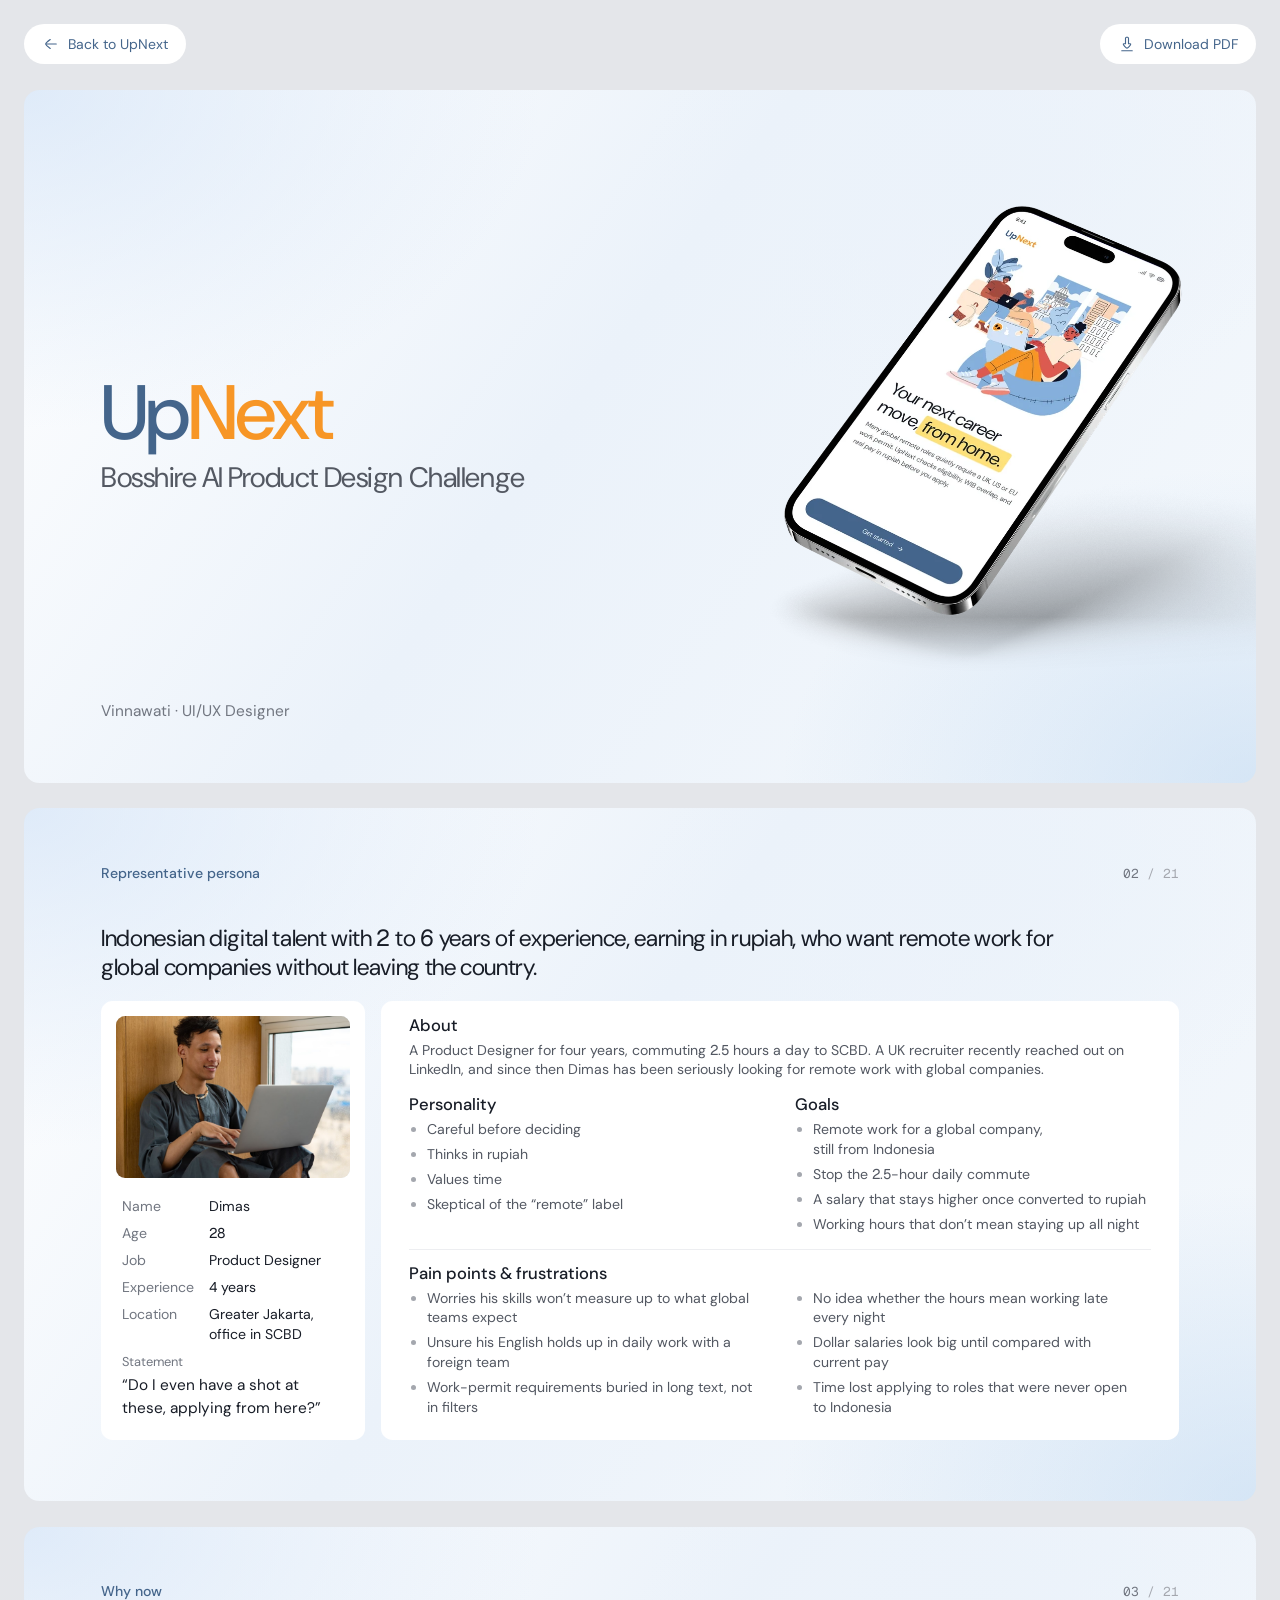
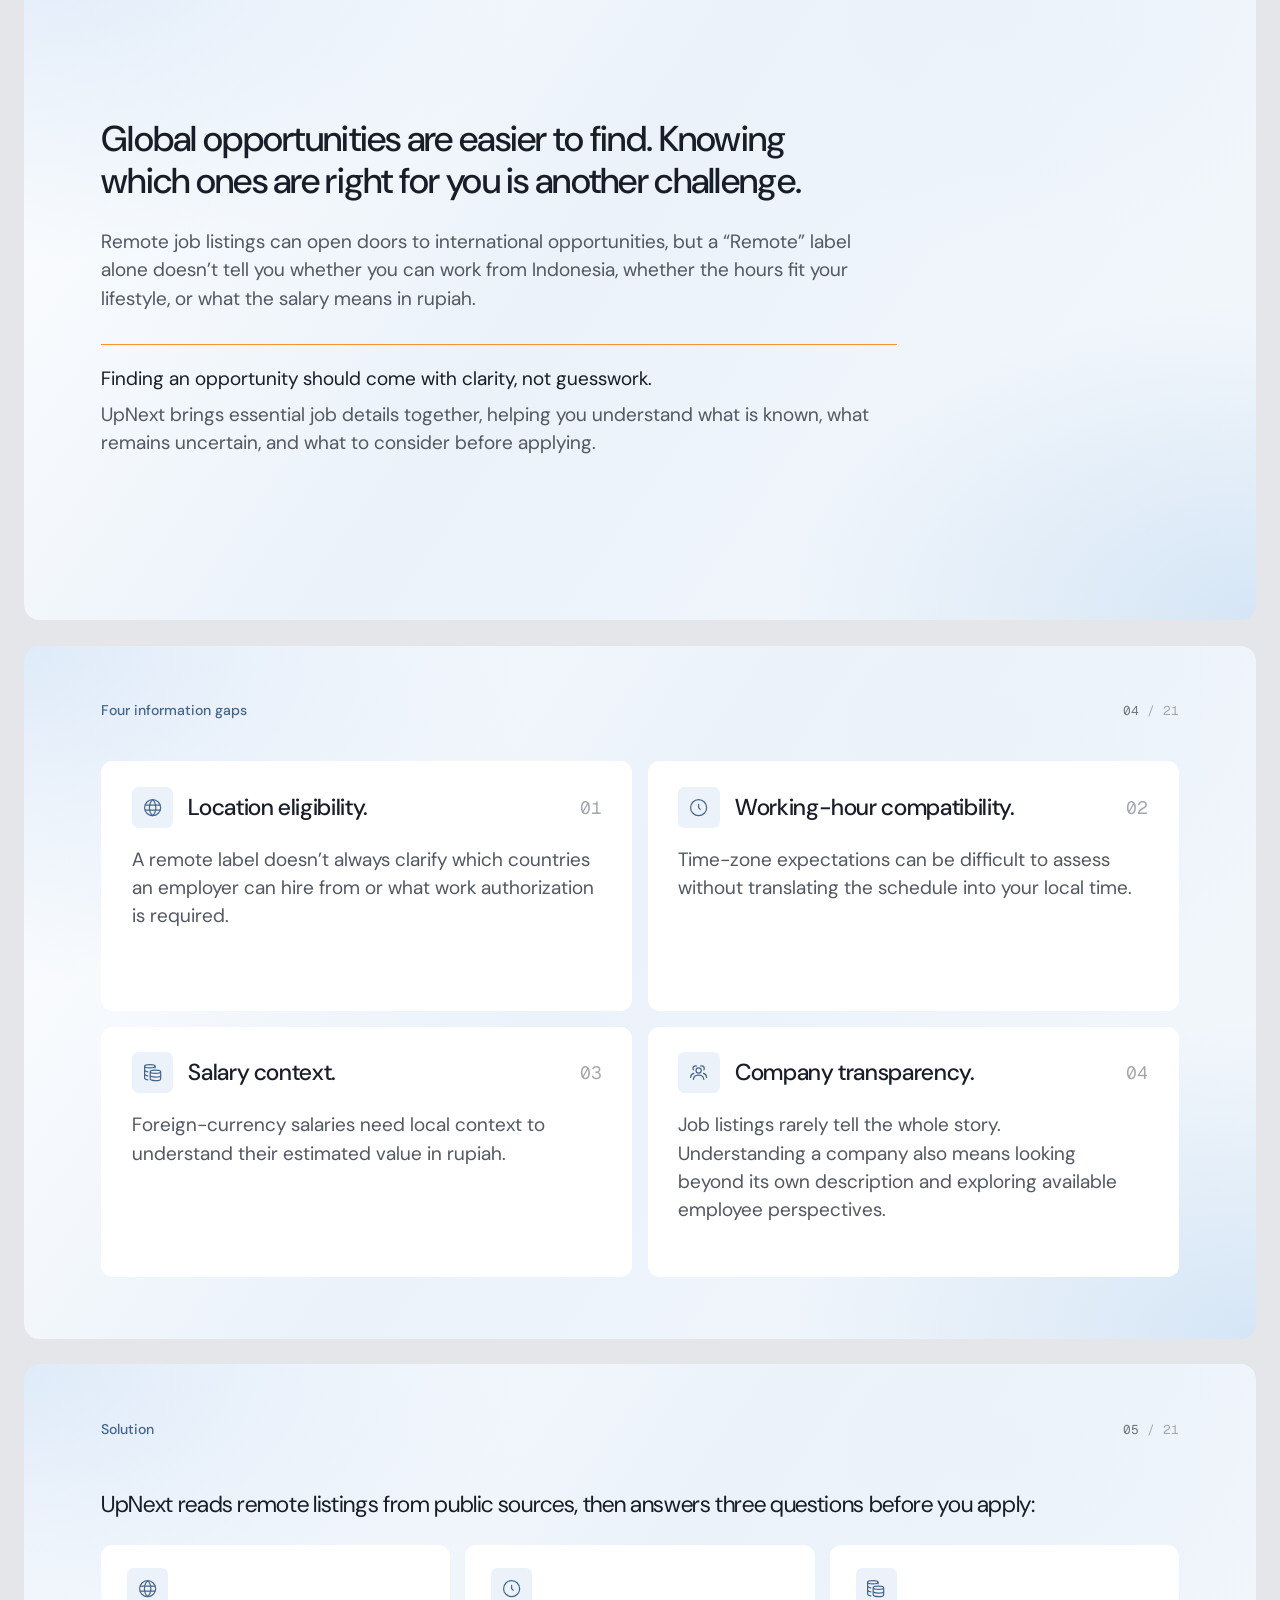
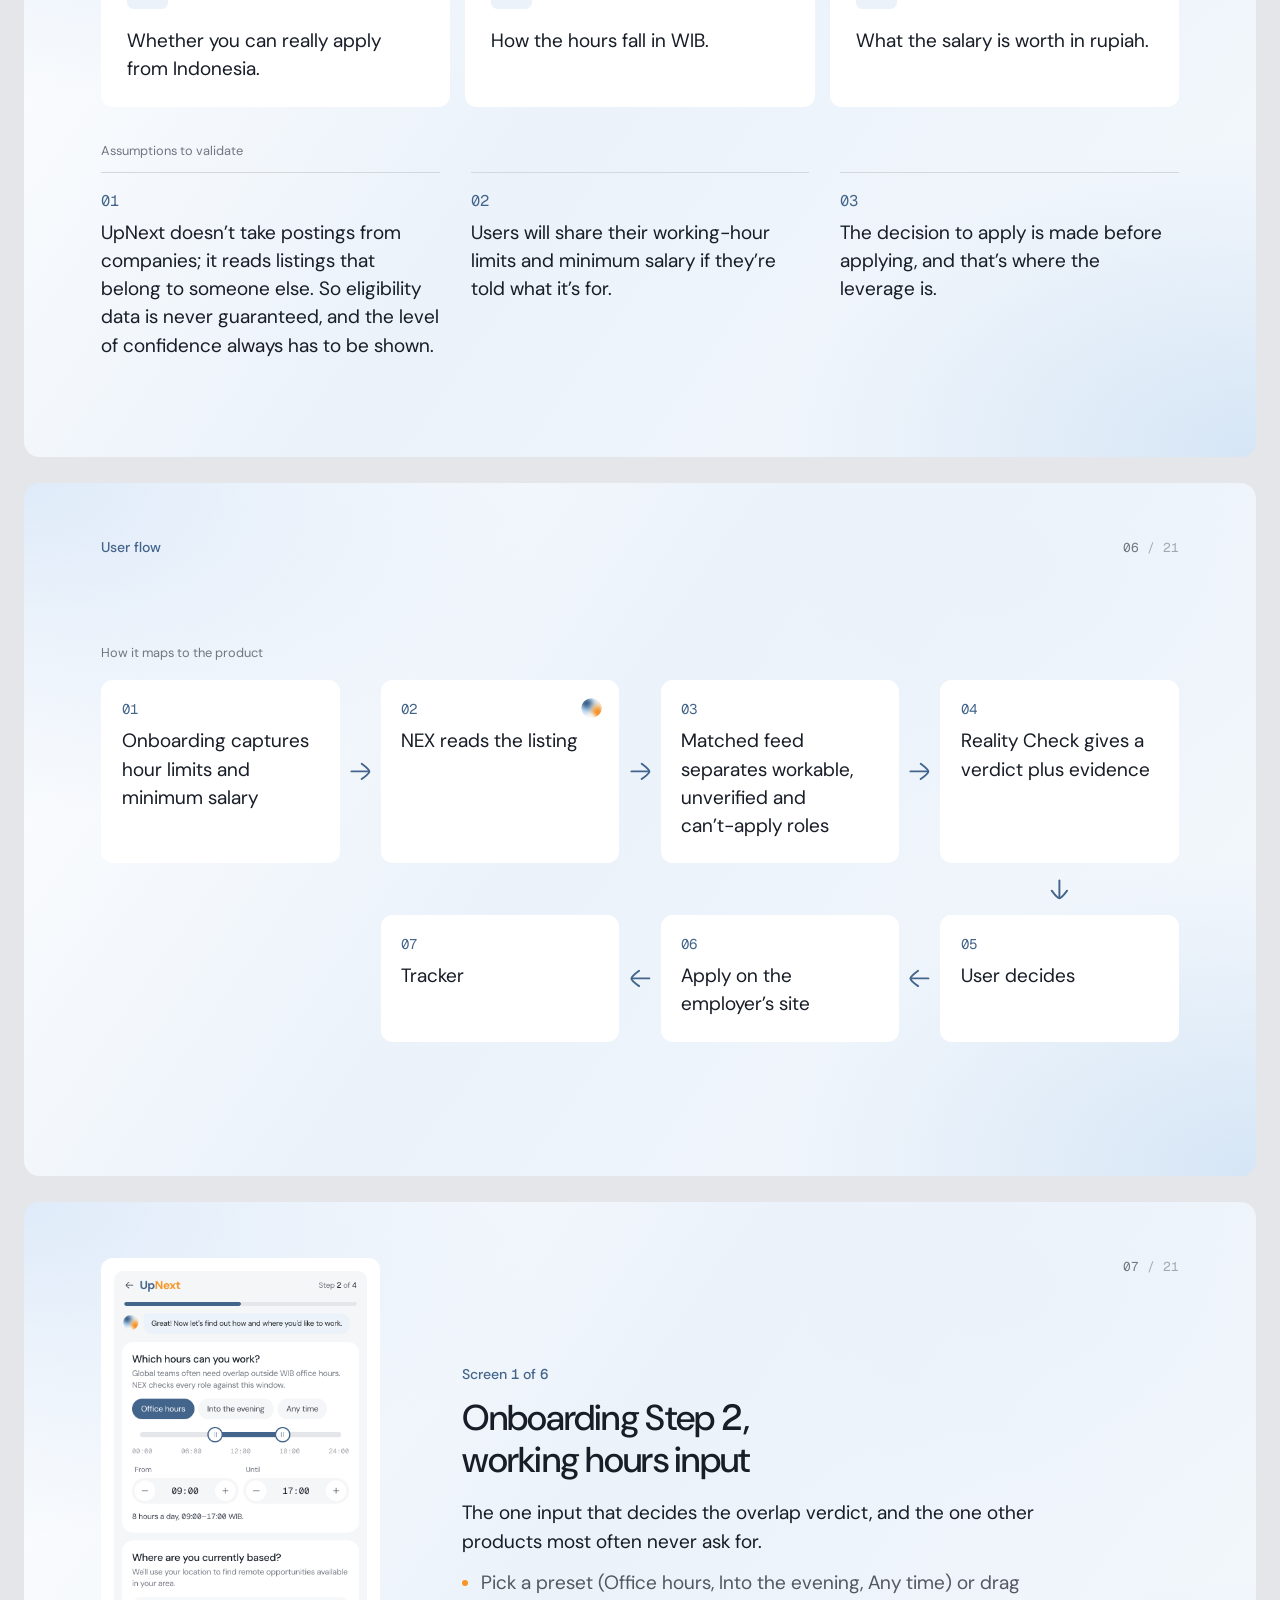
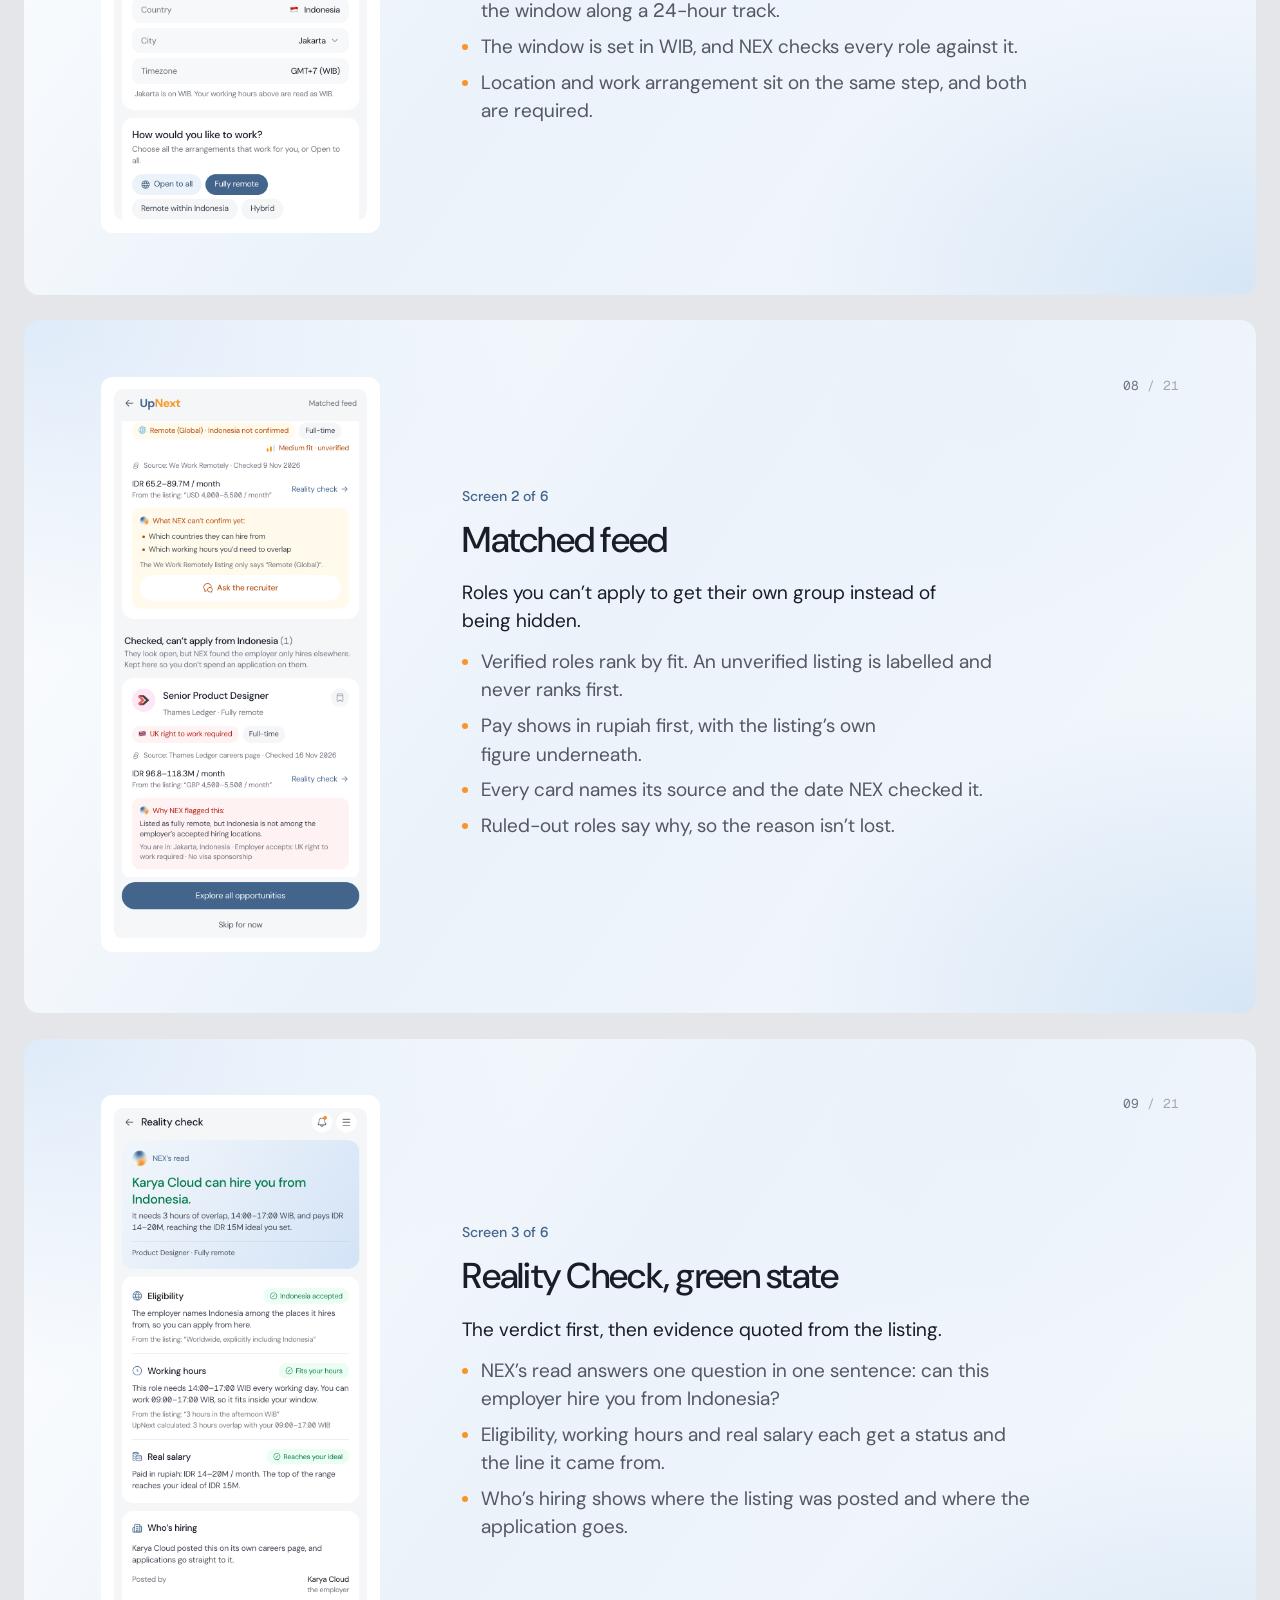
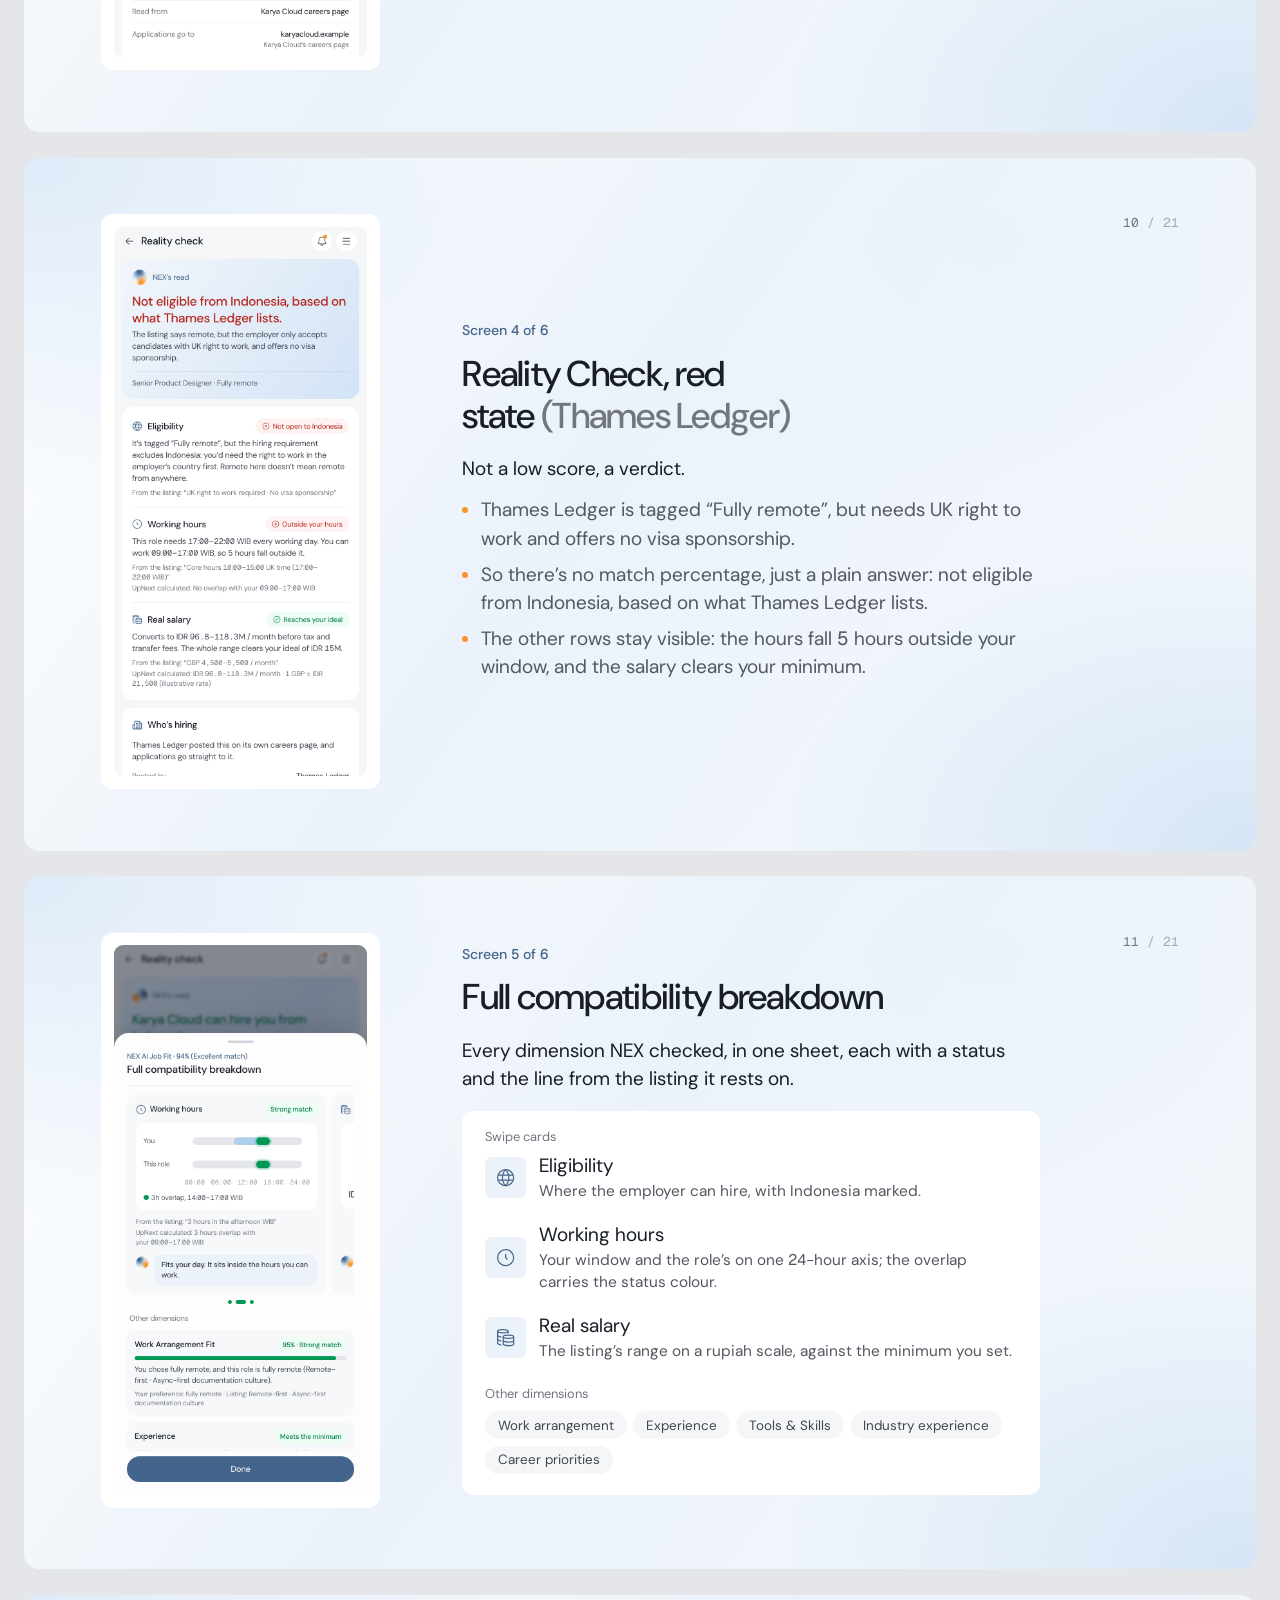
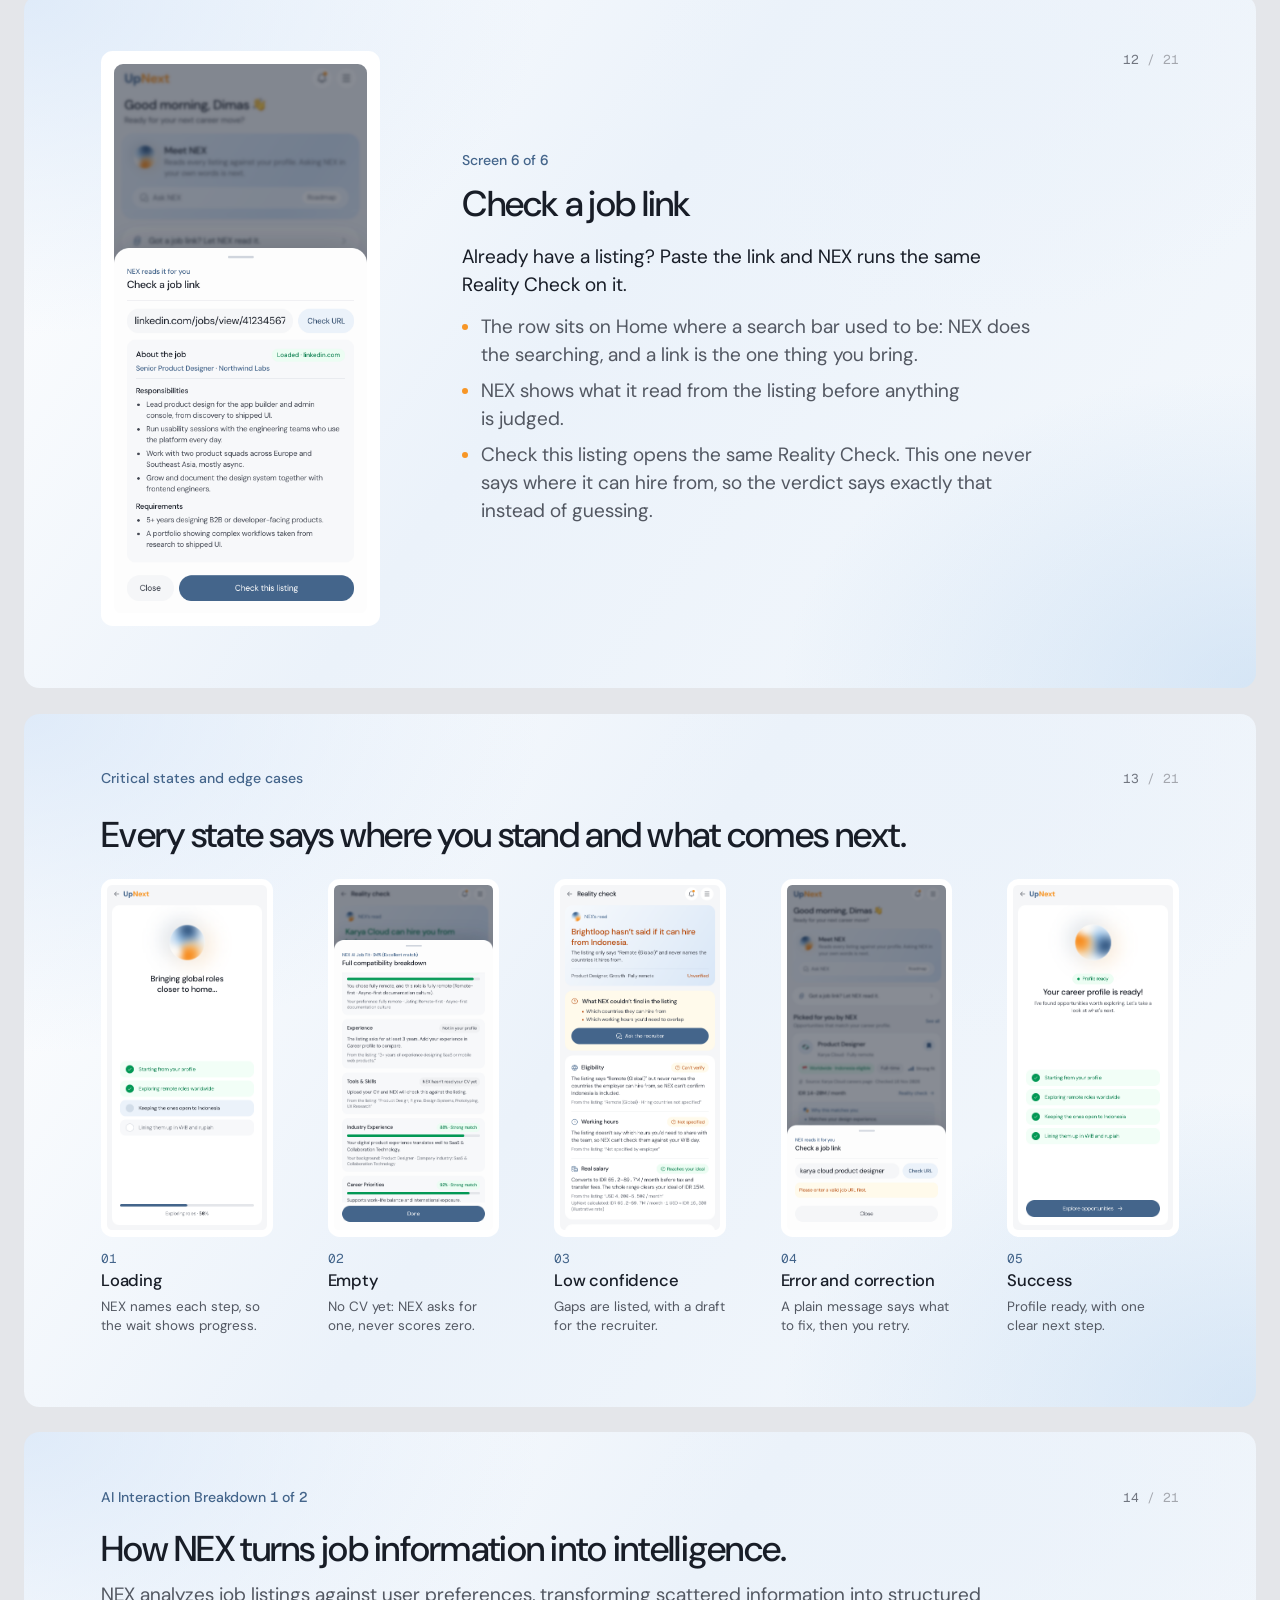
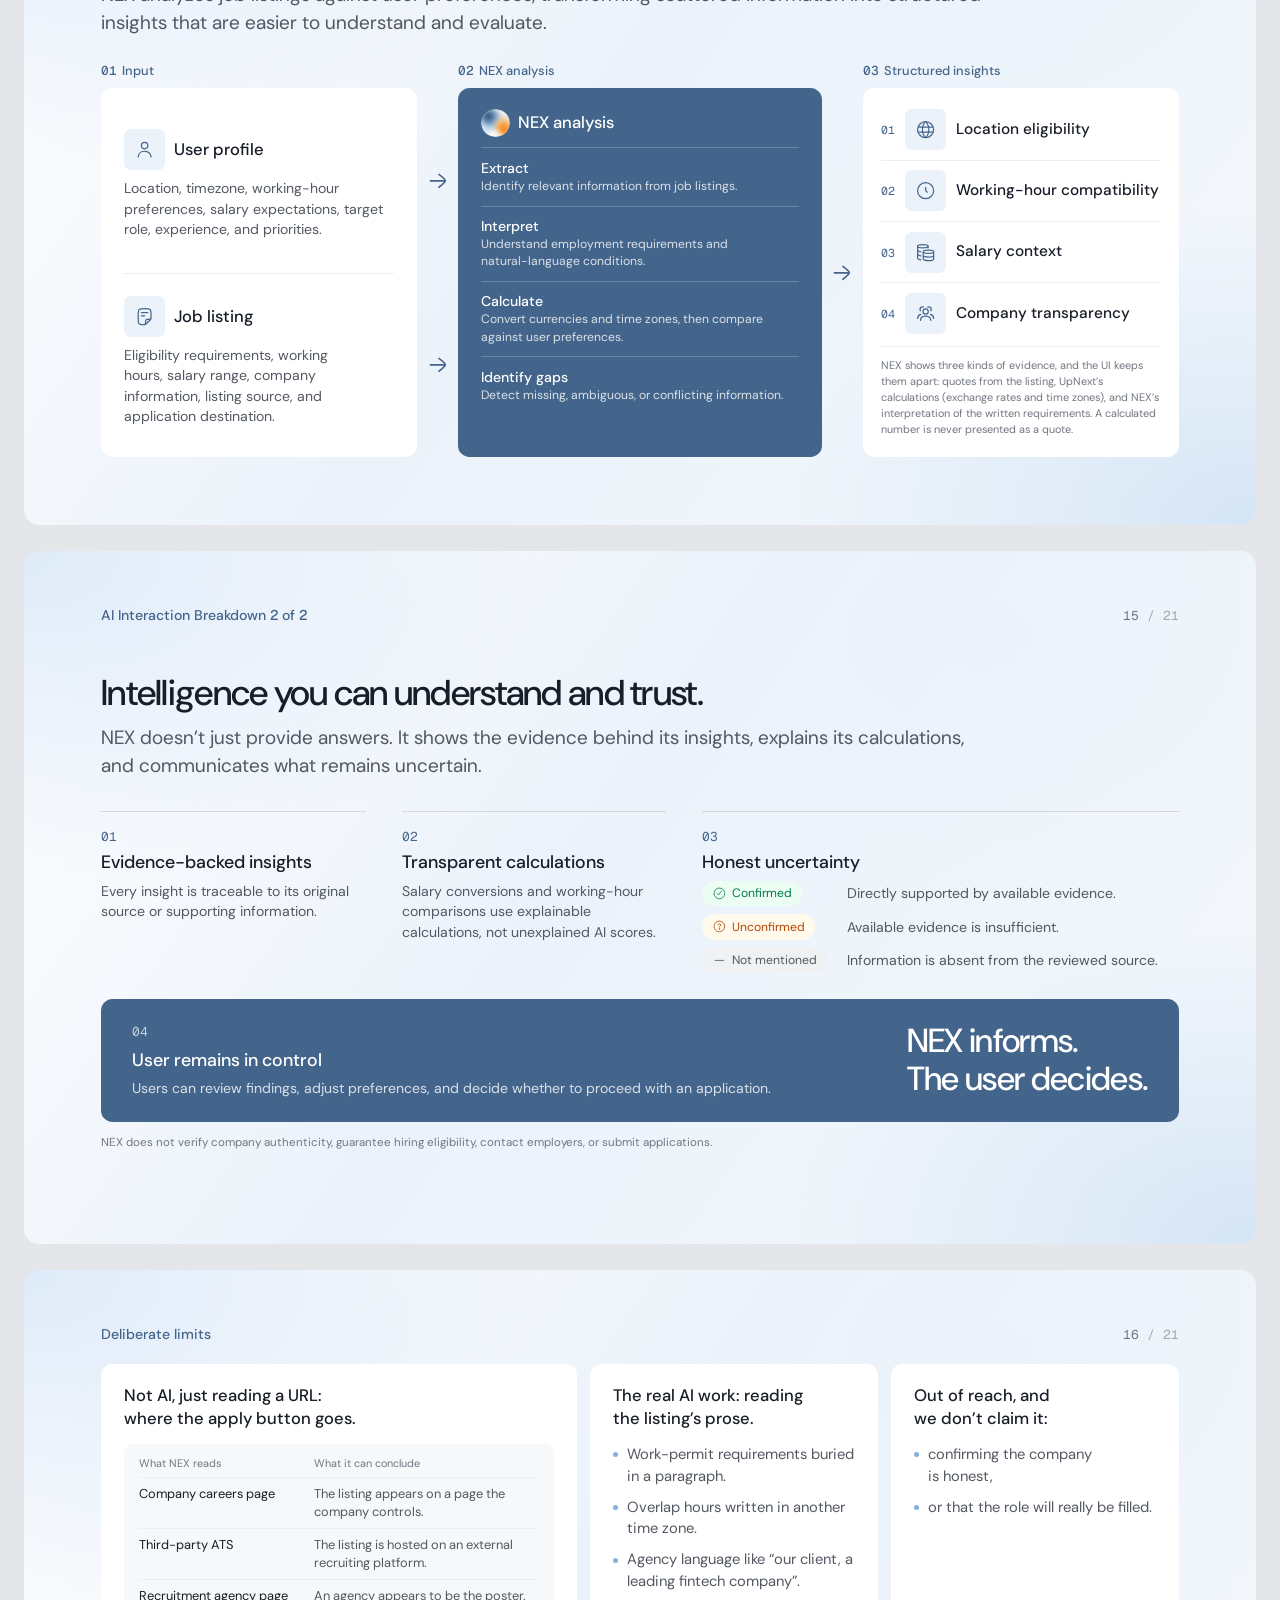
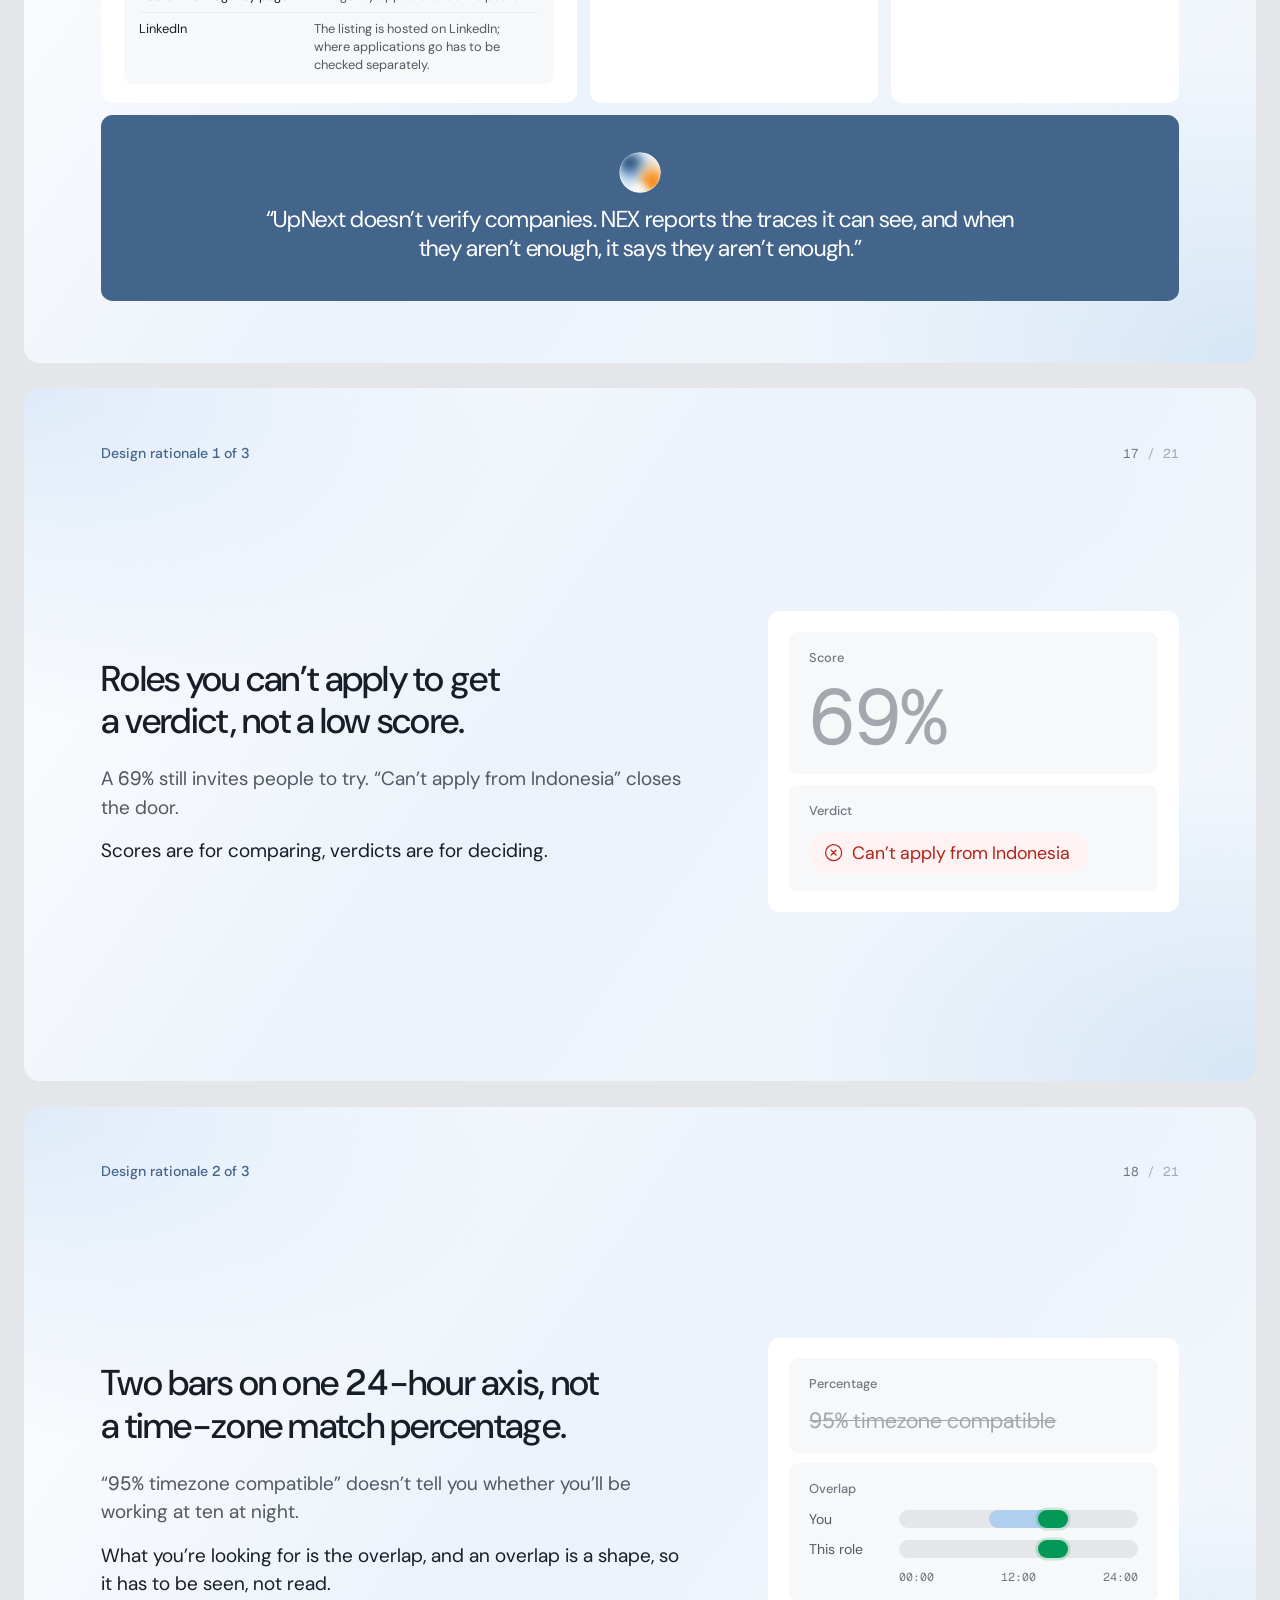
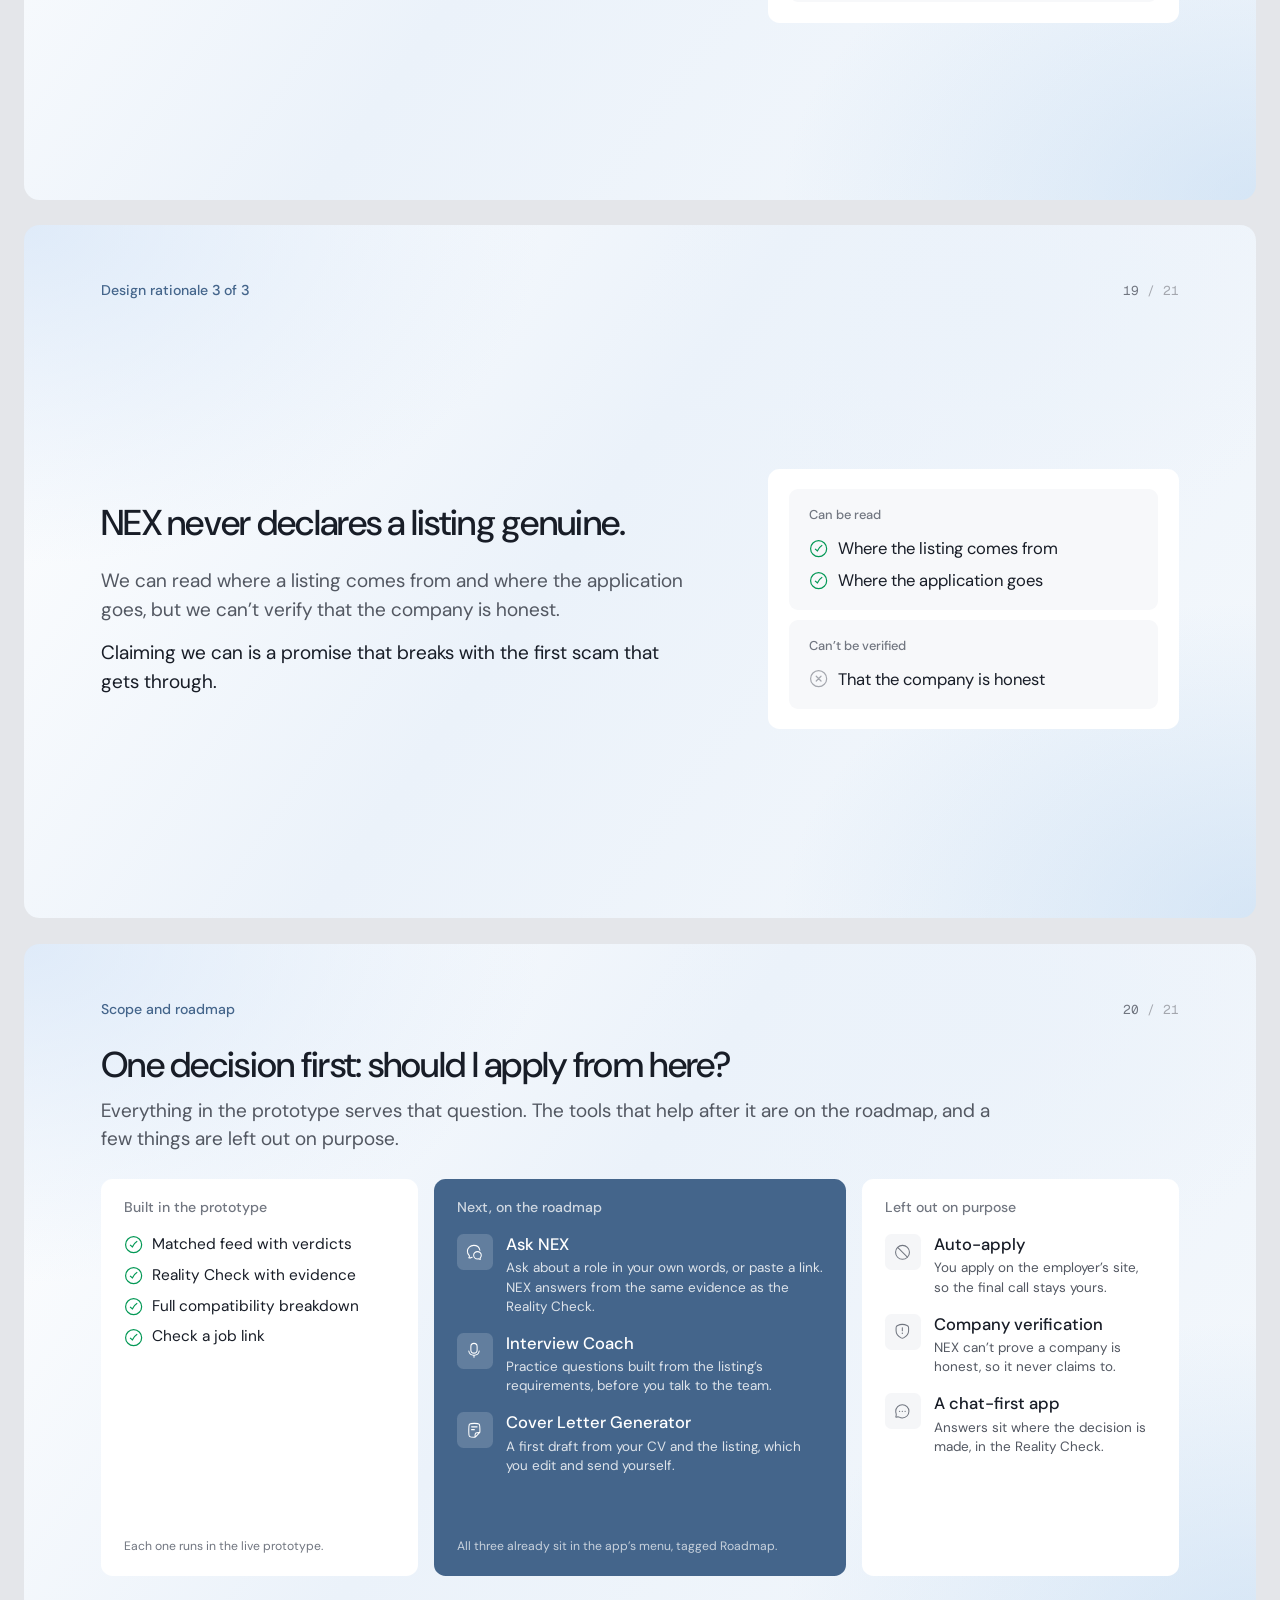
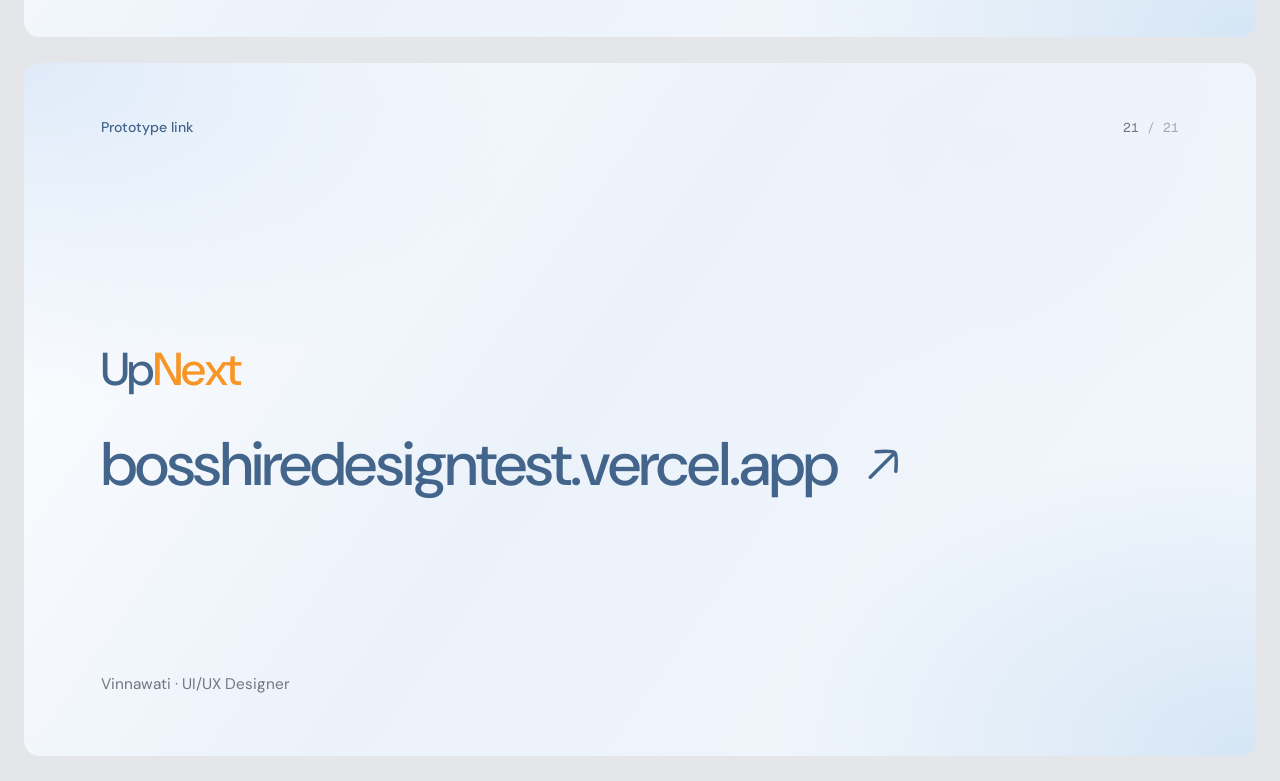
<file: deck/index.html>
<!DOCTYPE html>
<html lang="en">
<head>
  <meta charset="UTF-8" />
  <meta name="viewport" content="width=device-width, initial-scale=1.0" />
  <title>UpNext · Bosshire AI Product Design Challenge</title>
  <link rel="preconnect" href="https://fonts.googleapis.com" />
  <link rel="preconnect" href="https://fonts.gstatic.com" crossorigin />
  <link href="https://fonts.googleapis.com/css2?family=DM+Sans:opsz,wght@9..40,400;9..40,500&family=Geist+Mono:wght@400;500&display=swap" rel="stylesheet" />
  <link rel="stylesheet" href="../tokens.css" />
  <script src="../icons.js"></script>
  <style>
    /* Deck canvas: every slide is 1920x1080 (16:9). On screen the deck is zoomed to the window; in print each slide is one page */
    @page {
      size: 1920px 1080px;
      margin: 0;
    }
    * {
      box-sizing: border-box;
      margin: 0;
      padding: 0;
    }
    html {
      -webkit-print-color-adjust: exact;
      print-color-adjust: exact;
    }
    body {
      background: var(--oa-border-strong);
      font-family: var(--font-sans);
      font-weight: var(--fw-regular);
      color: var(--oa-text-strong);
      -webkit-font-smoothing: antialiased;
    }
    a {
      color: inherit;
      text-decoration: none;
    }
    svg {
      display: block;
      flex-shrink: 0;
    }
    .font-mono-ds {
      font-family: var(--font-mono);
      font-variant-numeric: tabular-nums;
      letter-spacing: 0;
    }

    .deck {
      zoom: var(--deck-zoom, 1);
      display: flex;
      flex-direction: column;
      align-items: center;
      gap: 40px;
      padding: 40px 0;
    }
    .slide {
      position: relative;
      width: 1920px;
      height: 1080px;
      overflow: hidden;
      /* Faint blue-white iridescence: the app's AI banner tints washed over white */
      background:
        radial-gradient(60% 70% at 0% 0%, color-mix(in srgb, var(--bh-primary-100) 75%, transparent) 0%, transparent 70%),
        radial-gradient(55% 65% at 100% 100%, color-mix(in srgb, var(--bh-primary-200) 45%, transparent) 0%, transparent 70%),
        radial-gradient(40% 50% at 78% 12%, color-mix(in srgb, var(--bh-primary-50) 90%, transparent) 0%, transparent 70%),
        linear-gradient(125deg, var(--oa-white) 0%, var(--bh-primary-50) 45%, #f4f8fc 100%);
      border-radius: var(--radius-dialog);
      padding: 88px 120px 96px;
      display: flex;
      flex-direction: column;
    }
    /* Screen-only bar above the slides: back to the prototype, or take the PDF */
    .deck-bar {
      width: calc(1920px * var(--deck-zoom, 1));
      margin: 0 auto;
      padding-top: 24px;
      display: flex;
      justify-content: space-between;
      gap: 12px;
    }
    .deck-bar a {
      height: 40px;
      padding: 0 18px;
      border-radius: var(--radius-pill);
      background: var(--oa-white);
      color: var(--oa-primary-text);
      font-size: 14px;
      display: inline-flex;
      align-items: center;
      gap: 8px;
    }
    .deck-bar a:hover {
      background: var(--oa-primary-50);
    }
    .deck-bar svg {
      width: 18px;
      height: 18px;
    }
    @media print {
      .deck-bar,
      .slide .shot-card video {
        display: none;
      }
      .slide .shot-card .print-shot {
        display: block;
      }
      body {
        background: var(--oa-surface);
      }
      .deck {
        zoom: 1 !important;
        gap: 0;
        padding: 0;
      }
      .slide {
        border-radius: 0;
        break-after: page;
      }
    }

    /* ── Slide chrome ── */
    .head {
      display: flex;
      align-items: center;
      justify-content: space-between;
      height: 28px;
      margin-bottom: 64px;
      flex-shrink: 0;
    }
    .eyebrow {
      font-size: 22px;
      line-height: 28px;
      font-weight: var(--fw-medium);
      color: var(--oa-primary);
    }
    .pg {
      font-size: 20px;
      line-height: 28px;
      color: var(--oa-text-subtle);
    }
    .pg b {
      font-weight: var(--fw-regular);
      color: var(--oa-text-muted);
    }
    .body {
      flex: 1;
      min-height: 0;
      display: flex;
      flex-direction: column;
    }

    /* No lone word on a last line: headings balance their lines, running text avoids orphans */
    h1, h2, h3, .lead {
      text-wrap: balance;
    }
    p, li, dd {
      text-wrap: pretty;
    }

    /* ── Type scale ── */
    .t-display {
      font-size: 120px;
      line-height: 128px;
      font-weight: var(--fw-medium);
      letter-spacing: -0.03em;
    }
    .t-h1 {
      font-size: 72px;
      line-height: 82px;
      font-weight: var(--fw-medium);
      letter-spacing: -0.025em;
    }
    .t-h2 {
      font-size: 56px;
      line-height: 66px;
      font-weight: var(--fw-medium);
      letter-spacing: -0.02em;
    }
    .t-h3 {
      font-size: 36px;
      line-height: 46px;
      font-weight: var(--fw-medium);
      letter-spacing: -0.015em;
    }
    .t-lead {
      font-size: 44px;
      line-height: 60px;
      letter-spacing: -0.015em;
    }
    .t-body {
      font-size: 30px;
      line-height: 44px;
      color: var(--oa-text-secondary);
    }
    .t-small {
      font-size: 24px;
      line-height: 35px;
      color: var(--oa-text-secondary);
    }
    .t-label {
      font-size: 20px;
      line-height: 26px;
      color: var(--oa-text-muted);
    }
    .strong {
      color: var(--oa-text-strong);
    }
    .primary {
      color: var(--oa-primary);
    }

    /* ── Surfaces: card 18 → frame 14 → item 10, flat ── */
    .card {
      background: var(--oa-white);
      border-radius: var(--radius-card);
      padding: 48px;
    }
    .frame {
      background: var(--oa-surface-muted);
      border-radius: var(--radius-frame);
      padding: 28px 32px;
    }
    .tile {
      width: 64px;
      height: 64px;
      border-radius: var(--radius-inner);
      background: var(--oa-primary-50);
      color: var(--oa-primary);
      display: flex;
      align-items: center;
      justify-content: center;
      flex-shrink: 0;
    }
    .tile svg {
      width: 30px;
      height: 30px;
    }
    .chip {
      height: 44px;
      padding: 0 20px;
      border-radius: var(--radius-pill);
      background: var(--oa-surface);
      color: var(--oa-text-body);
      font-size: 21px;
      line-height: 1;
      display: inline-flex;
      align-items: center;
      gap: 10px;
      white-space: nowrap;
    }
    .chip svg {
      width: 22px;
      height: 22px;
    }
    .chip-ok {
      background: var(--oa-success-surface);
      color: var(--oa-success-strong);
    }
    .chip-warn {
      background: var(--oa-attention-surface);
      color: var(--oa-attention-text);
    }
    .chip-muted {
      background: var(--oa-button-secondary);
      color: var(--oa-text-secondary);
    }
    .chip-bad {
      background: var(--oa-danger-surface);
      color: var(--oa-danger-strong);
    }
    .rows > * + * {
      border-top: 1px solid var(--oa-border);
    }
    .logo {
      font-weight: var(--fw-medium);
      letter-spacing: -0.035em;
      line-height: 1;
    }
    .logo-up {
      color: var(--bh-primary);
    }
    .logo-next {
      color: var(--bh-accent);
    }

    /* ── 01 Title ── */
    .s-title {
      padding: 0 0 0 120px;
      flex-direction: row;
      align-items: center;
    }
    .s-title .left {
      width: 760px;
      flex-shrink: 0;
      display: flex;
      flex-direction: column;
    }
    .s-title .logo {
      font-size: 120px;
    }
    .s-title .cover {
      flex: 1;
      height: 100%;
      display: flex;
      align-items: center;
      justify-content: center;
    }
    .s-title .cover img {
      width: 940px;
      height: auto;
      margin-right: -40px;
      transform: translateX(205px);
    }
    .s-title .byline,
    .s-close .byline {
      position: absolute;
      left: 120px;
      bottom: 96px;
      font-size: 24px;
      line-height: 32px;
      color: var(--oa-text-muted);
    }

    /* ── 02 Target user ── */
    .persona {
      flex: 1;
      min-height: 0;
      margin-top: 28px;
      display: grid;
      grid-template-columns: 412px minmax(0, 1fr);
      gap: 24px;
    }
    .persona-id {
      padding: 24px 24px 32px;
      display: flex;
      flex-direction: column;
    }
    .persona-photo {
      position: relative;
      height: 252px;
      border-radius: var(--radius-frame);
      background: var(--bh-primary-50);
      overflow: hidden;
    }
    /* Dimas: Pexels photo 7583898 by Mikhail Nilov (free to use under the Pexels license) */
    .persona-photo img {
      width: 100%;
      height: 100%;
      object-fit: cover;
      object-position: 50% 22%;
    }
    .persona-facts {
      margin: 28px 8px 0;
      display: grid;
      grid-template-columns: 136px minmax(0, 1fr);
      row-gap: 10px;
      font-size: 22px;
      line-height: 32px;
    }
    .persona-facts dt {
      color: var(--oa-text-muted);
    }
    .persona-facts dd {
      color: var(--oa-text-strong);
    }
    .persona-quote {
      margin: auto 8px 0;
    }
    /* About runs the full width, Personality and Goals share the next row, Pain points closes in two columns */
    .persona-detail {
      padding: 22px 44px;
      display: grid;
      grid-template-columns: repeat(2, minmax(0, 1fr));
      grid-template-rows: auto auto 1fr;
      gap: 22px 48px;
    }
    .persona-detail .about {
      grid-column: 1 / -1;
    }
    .persona-detail .t-small {
      font-size: 22px;
      line-height: 31px;
    }
    .persona-detail .pains {
      grid-column: 1 / -1;
      padding-top: 20px;
      border-top: 1px solid var(--oa-border);
    }
    .persona-detail .pains ul {
      padding-left: 0;
      display: grid;
      grid-template-columns: repeat(2, minmax(0, 1fr));
      grid-template-rows: repeat(3, auto);
      grid-auto-flow: column;
      gap: 8px 48px;
    }
    .persona-detail .pains li {
      margin-left: 28px;
    }
    .persona-detail .pains li + li {
      margin-top: 0;
    }
    .persona-detail h3 {
      font-size: 26px;
      line-height: 34px;
      font-weight: var(--fw-medium);
      margin-bottom: 6px;
    }
    .persona-detail ul {
      padding-left: 28px;
    }
    .persona-detail li::marker {
      color: var(--oa-text-subtle);
    }
    .persona-detail li + li {
      margin-top: 8px;
    }

    /* ── 04 Information gaps ── */
    .gaps {
      display: grid;
      grid-template-columns: repeat(2, minmax(0, 1fr));
      grid-template-rows: repeat(2, minmax(0, 1fr));
      gap: 24px;
      flex: 1;
    }
    .gap {
      padding: 40px 48px;
      display: flex;
      flex-direction: column;
      gap: 28px;
    }
    .gap .top {
      display: flex;
      align-items: center;
      gap: 24px;
    }
    .gap .top h2 {
      flex: 1;
    }
    .gap .num {
      font-size: 28px;
      color: var(--oa-text-subtle);
    }

    /* ── 03 Why now: one column, one body size, the closing pair set off by the accent rule ── */
    .body.centered {
      justify-content: center;
      padding-bottom: 40px;
    }
    .why-close {
      max-width: 1240px;
      margin-top: 48px;
      padding-top: 32px;
      border-top: 2px solid var(--bh-accent);
    }

    /* ── 05 Solution and key assumptions ── */
    .questions {
      margin-top: 40px;
      display: grid;
      grid-template-columns: repeat(3, minmax(0, 1fr));
      gap: 24px;
    }
    .question {
      padding: 36px 40px;
      display: flex;
      flex-direction: column;
      gap: 28px;
    }
    .assumptions {
      margin-top: 0;
      display: grid;
      grid-template-columns: repeat(3, minmax(0, 1fr));
      gap: 48px;
    }
    .assumptions > div {
      padding-top: 28px;
      border-top: 2px solid var(--oa-line);
    }
    .assumptions .n {
      display: block;
      margin-bottom: 12px;
      font-size: 24px;
      color: var(--oa-primary);
    }

    /* ── 06 Flow: the product steps snake right, down, then back left, like a whiteboard flow ── */
    .snake {
      display: grid;
      grid-template-columns: minmax(0, 1fr) 64px minmax(0, 1fr) 64px minmax(0, 1fr) 64px minmax(0, 1fr);
      grid-template-rows: auto 80px auto;
      align-items: stretch;
    }
    .snake .step {
      position: relative;
      background: var(--oa-white);
      border-radius: var(--radius-card);
      padding: 32px 32px 36px;
      display: flex;
      flex-direction: column;
      gap: 14px;
    }
    .snake .step .n {
      font-size: 22px;
      color: var(--oa-primary);
    }
    .snake .step .orb {
      position: absolute;
      top: 28px;
      right: 28px;
      width: 32px;
      height: 32px;
      border-radius: 50%;
    }
    .snake .link {
      display: flex;
      align-items: center;
      justify-content: center;
      color: var(--oa-primary);
    }
    .snake .link svg {
      width: 48px;
      height: 48px;
      stroke-width: 2.8;
    }

    /* ── 07–12 Screens ── */
    .s-screen {
      padding: 88px 120px 96px;
      flex-direction: row;
      align-items: center;
      gap: 128px;
    }
    .shot-card {
      background: var(--oa-white);
      border-radius: var(--radius-card);
      padding: 20px;
      flex-shrink: 0;
    }
    .shot-card img,
    .shot-card video {
      display: block;
      width: 395px;
      height: auto;
      border-radius: var(--radius-frame);
    }
    /* Clips are recorded from the live prototype; print and PDF fall back to the still */
    .shot-card .print-shot {
      display: none;
    }
    .s-screen .text {
      flex: 1;
      max-width: 900px;
      display: flex;
      flex-direction: column;
    }
    /* What to notice on each screen: one lead line, then the details in the same body size */
    .s-screen .points {
      margin-top: 20px;
      padding-left: 30px;
      display: flex;
      flex-direction: column;
      gap: 12px;
    }
    .s-screen .points li::marker {
      color: var(--bh-accent);
    }
    .bd-card {
      margin-top: 28px;
      padding: 28px 36px 32px;
    }
    .bd-row {
      display: grid;
      grid-template-columns: 64px minmax(0, 1fr);
      gap: 20px;
      align-items: center;
      padding: 14px 0;
    }
    .bd-row:first-of-type {
      padding-top: 10px;
    }
    .pg-abs {
      position: absolute;
      top: 88px;
      right: 120px;
    }

    /* ── 13 Critical states: five stills from the prototype, each with what it tells the user ── */
    .cs-grid {
      margin-top: 36px;
      display: flex;
      justify-content: space-between;
    }
    .cs-item {
      width: 268px;
      display: flex;
      flex-direction: column;
    }
    .cs-item .shot {
      background: var(--oa-white);
      border-radius: var(--radius-card);
      padding: 10px;
    }
    .cs-item .shot img {
      display: block;
      width: 100%;
      height: auto;
      border-radius: var(--radius-sm);
    }
    .cs-item .n {
      margin-top: 22px;
      font-size: 20px;
      line-height: 26px;
      color: var(--oa-primary);
    }
    .cs-item h3 {
      margin-top: 4px;
      font-size: 26px;
      line-height: 34px;
      font-weight: var(--fw-medium);
      letter-spacing: -0.01em;
    }
    .cs-item p {
      margin-top: 8px;
      font-size: 21px;
      line-height: 30px;
      color: var(--oa-text-secondary);
    }

    /* ── 14–15 AI breakdown: how NEX works (a three-stage flow), then how it earns trust ── */
    .chips {
      display: flex;
      flex-wrap: wrap;
      gap: 10px;
    }
    .flow3 {
      margin-top: 40px;
      display: grid;
      grid-template-columns: minmax(0, 1fr) 64px minmax(0, 1.15fr) 64px minmax(0, 1fr);
      grid-template-rows: auto auto;
    }
    .flow3 .stage-label {
      grid-row: 1;
      margin-bottom: 14px;
      font-size: 20px;
      line-height: 26px;
      font-weight: var(--fw-medium);
      color: var(--oa-primary);
    }
    .flow3 .stage-label .font-mono-ds {
      margin-right: 8px;
    }
    .flow3 .stage {
      grid-row: 2;
      background: var(--oa-white);
      border-radius: var(--radius-card);
      padding: 32px 36px;
      display: flex;
      flex-direction: column;
    }
    .flow3 h3 {
      font-size: 26px;
      line-height: 34px;
      font-weight: var(--fw-medium);
      color: var(--oa-text-strong);
    }
    .flow3 .stage-head {
      display: flex;
      align-items: center;
      gap: 14px;
    }
    .flow3 .group {
      flex: 1;
      display: flex;
      flex-direction: column;
      justify-content: center;
    }
    .flow3 .group p {
      margin-top: 12px;
      font-size: 22px;
      line-height: 32px;
      color: var(--oa-text-secondary);
    }
    .flow3 .split-line {
      height: 1px;
      margin: 20px 0;
      background: var(--oa-border);
    }
    .flow3 .link {
      grid-row: 2;
      display: flex;
      flex-direction: column;
      align-items: center;
      justify-content: center;
      color: var(--oa-primary);
    }
    .flow3 .link.two {
      justify-content: space-around;
    }
    .flow3 .link svg {
      width: 40px;
      height: 40px;
      stroke-width: 2.8;
    }
    /* NEX is the one filled stage: the central processing layer */
    .flow3 .stage.nex {
      background: var(--oa-primary);
      color: rgba(255, 255, 255, 0.8);
    }
    .flow3 .stage.nex h3 {
      color: var(--oa-white);
    }
    .flow3 .orb {
      width: 44px;
      height: 44px;
      border-radius: 50%;
    }
    .flow3 .nex-step {
      margin-top: 16px;
      padding-top: 16px;
      border-top: 1px solid rgba(255, 255, 255, 0.2);
      font-size: 19px;
      line-height: 27px;
    }
    .flow3 .nex-step strong {
      display: block;
      font-size: 22px;
      line-height: 30px;
      font-weight: var(--fw-medium);
      color: var(--oa-white);
    }
    .flow3 .out {
      justify-content: center;
      padding-left: 28px;
      padding-right: 28px;
    }
    .flow3 .out-row {
      display: flex;
      align-items: center;
      gap: 16px;
      padding: 15px 0;
      border-top: 1px solid var(--oa-border);
    }
    .flow3 .out-row:first-child {
      border-top: none;
      padding-top: 0;
    }
    .flow3 .out-row:last-child {
      padding-bottom: 0;
    }
    .flow3 .out-row .n {
      font-size: 18px;
      color: var(--oa-primary);
    }
    .flow3 .out-row h3 {
      flex: 1;
      font-size: 24px;
    }
    .flow3 .out-note {
      margin-top: 18px;
      padding-top: 16px;
      border-top: 1px solid var(--oa-border);
      font-size: 17px;
      line-height: 25px;
      color: var(--oa-text-muted);
    }

    .trust {
      margin-top: 48px;
      display: grid;
      grid-template-columns: minmax(0, 1fr) minmax(0, 1fr) minmax(0, 1.8fr);
      gap: 56px;
    }
    .trust-sec {
      padding-top: 24px;
      border-top: 2px solid var(--oa-line);
    }
    .trust .n,
    .control .n {
      display: block;
      margin-bottom: 10px;
      font-size: 20px;
      color: var(--oa-primary);
    }
    .trust h3,
    .control h3 {
      font-size: 28px;
      line-height: 36px;
      font-weight: var(--fw-medium);
      color: var(--oa-text-strong);
      margin-bottom: 10px;
    }
    .trust p {
      font-size: 22px;
      line-height: 32px;
      color: var(--oa-text-secondary);
    }
    .states {
      margin-top: 6px;
      display: flex;
      flex-direction: column;
      gap: 12px;
    }
    .state {
      display: grid;
      grid-template-columns: 210px minmax(0, 1fr);
      align-items: center;
      gap: 16px;
    }
    .state .chip {
      justify-self: start;
      height: 40px;
      font-size: 19px;
      padding: 0 16px;
    }
    .state .chip svg {
      width: 20px;
      height: 20px;
    }
    /* The trust principle gets the one filled band on the slide */
    .control {
      margin-top: 40px;
      background: var(--oa-primary);
      border-radius: var(--radius-card);
      padding: 36px 48px;
      display: grid;
      grid-template-columns: minmax(0, 1fr) auto;
      gap: 64px;
      align-items: center;
      font-size: 22px;
      line-height: 32px;
      color: rgba(255, 255, 255, 0.8);
    }
    .control .n {
      color: rgba(255, 255, 255, 0.7);
    }
    .control h3 {
      color: var(--oa-white);
    }
    .control .principle {
      font-size: 52px;
      line-height: 60px;
      font-weight: var(--fw-medium);
      letter-spacing: -0.02em;
      color: var(--oa-white);
    }
    .disclaimer {
      margin-top: 20px;
      font-size: 18px;
      line-height: 26px;
      color: var(--oa-text-muted);
    }

    /* ── 16 Limits ── */
    .lim-grid {
      display: grid;
      grid-template-columns: minmax(0, 1.65fr) minmax(0, 1fr) minmax(0, 1fr);
      gap: 20px;
    }
    .lim-grid .card {
      padding: 30px 36px;
      display: flex;
      flex-direction: column;
      gap: 20px;
    }
    .lim-grid .lead {
      font-size: 26px;
      line-height: 37px;
      font-weight: var(--fw-medium);
      color: var(--oa-text-strong);
    }
    .lim-grid p,
    .lim-grid li {
      font-size: 23px;
      line-height: 34px;
      color: var(--oa-text-secondary);
    }
    .lim-grid ul {
      list-style: none;
      display: flex;
      flex-direction: column;
      gap: 14px;
    }
    .lim-grid li {
      display: flex;
      gap: 14px;
    }
    .lim-grid li::before {
      content: '';
      width: 8px;
      height: 8px;
      border-radius: 50%;
      background: var(--oa-primary-300);
      margin-top: 13px;
      flex-shrink: 0;
    }
    /* Where a listing lives, and the most that can be concluded from it */
    .read-table {
      padding: 4px 24px;
    }
    .read-row {
      display: grid;
      grid-template-columns: 252px minmax(0, 1fr);
      gap: 20px;
      padding: 11px 0;
      font-size: 20px;
      line-height: 28px;
      color: var(--oa-text-secondary);
    }
    .read-row > :first-child {
      color: var(--oa-text-strong);
    }
    .read-row.th {
      padding: 14px 0 10px;
      font-size: 17px;
      line-height: 24px;
    }
    .read-row.th > * {
      color: var(--oa-text-muted);
    }
    /* The closing quote sits in its own card, centred, with NEX's orb above it */
    .quote {
      margin-top: 18px;
      flex: 1;
      background: var(--oa-primary);
      color: var(--oa-white);
      border-radius: var(--radius-card);
      padding: 28px 120px;
      display: flex;
      flex-direction: column;
      align-items: center;
      justify-content: center;
      gap: 18px;
      text-align: center;
    }
    .quote img {
      width: 64px;
      height: 64px;
      border-radius: 50%;
    }

    /* ── 17–19 Rationale ── */
    .rat {
      display: grid;
      grid-template-columns: minmax(0, 1fr) 640px;
      gap: 120px;
      align-items: center;
      flex: 1;
    }
    .rat .card {
      display: flex;
      flex-direction: column;
      gap: 16px;
      padding: 32px;
    }
    .rat .frame {
      display: flex;
      flex-direction: column;
      gap: 20px;
    }
    .rat .frame .t-label {
      font-weight: var(--fw-medium);
    }
    .big-num {
      font-size: 120px;
      line-height: 120px;
      color: var(--oa-text-subtle);
    }
    .verdict-chip {
      height: 64px;
      padding: 0 28px 0 22px;
      border-radius: var(--radius-pill);
      background: var(--oa-danger-surface);
      color: var(--oa-danger-strong);
      font-size: 28px;
      display: inline-flex;
      align-items: center;
      gap: 14px;
      align-self: flex-start;
    }
    .verdict-chip svg {
      width: 30px;
      height: 30px;
    }
    .struck {
      font-size: 34px;
      line-height: 44px;
      color: var(--oa-text-subtle);
      text-decoration: line-through;
      text-decoration-thickness: 2px;
    }
    .hours {
      display: grid;
      grid-template-columns: 132px minmax(0, 1fr);
      align-items: center;
      row-gap: 18px;
      column-gap: 8px;
    }
    .hours .who {
      font-size: 22px;
      color: var(--oa-text-secondary);
    }
    .track {
      position: relative;
      height: 28px;
      border-radius: var(--radius-pill);
      background: var(--oa-border-strong);
    }
    .track i {
      position: absolute;
      top: 0;
      bottom: 0;
      border-radius: var(--radius-pill);
    }
    .ticks {
      display: flex;
      justify-content: space-between;
      font-size: 18px;
      color: var(--oa-text-muted);
    }
    .check-list {
      display: flex;
      flex-direction: column;
      gap: 14px;
    }
    .check-list div {
      display: flex;
      align-items: center;
      gap: 14px;
      font-size: 26px;
      line-height: 36px;
      color: var(--oa-text-strong);
    }
    .check-list svg {
      width: 30px;
      height: 30px;
    }

    /* ── 20 Scope: what the prototype covers, what comes next, what stays out on purpose ── */
    .scope {
      margin-top: 40px;
      display: grid;
      grid-template-columns: minmax(0, 1fr) minmax(0, 1.3fr) minmax(0, 1fr);
      gap: 24px;
      flex: 1;
      min-height: 0;
    }
    .scope > div {
      padding: 32px 36px;
      display: flex;
      flex-direction: column;
      gap: 26px;
    }
    .scope .label {
      font-size: 22px;
      line-height: 28px;
      font-weight: var(--fw-medium);
      color: var(--oa-text-muted);
    }
    .scope .check-list div {
      font-size: 24px;
      line-height: 34px;
    }
    .scope-item {
      display: grid;
      grid-template-columns: 56px minmax(0, 1fr);
      gap: 20px;
      align-items: start;
    }
    .scope-item .tile {
      width: 56px;
      height: 56px;
    }
    .scope-item .tile svg {
      width: 26px;
      height: 26px;
    }
    .scope-item h3 {
      font-size: 26px;
      line-height: 34px;
      font-weight: var(--fw-medium);
      color: var(--oa-text-strong);
    }
    .scope-item p {
      margin-top: 4px;
      font-size: 21px;
      line-height: 30px;
      color: var(--oa-text-secondary);
    }
    .scope .out .tile {
      background: var(--oa-surface);
      color: var(--oa-text-muted);
    }
    /* The roadmap is the one filled card: the vision the prototype is built toward */
    .scope .next {
      background: var(--oa-primary);
      border-radius: var(--radius-card);
    }
    .scope .next .label {
      color: color-mix(in srgb, var(--oa-white) 75%, transparent);
    }
    .scope .next .tile {
      background: color-mix(in srgb, var(--oa-white) 16%, transparent);
      color: var(--oa-white);
    }
    .scope .next h3 {
      color: var(--oa-white);
    }
    .scope .next p {
      color: color-mix(in srgb, var(--oa-white) 82%, transparent);
    }
    .scope .note {
      margin-top: auto;
      font-size: 19px;
      line-height: 26px;
      color: var(--oa-text-muted);
    }
    .scope .next .note {
      color: color-mix(in srgb, var(--oa-white) 70%, transparent);
    }

    /* ── 21 Close ── */
    .s-close .body {
      justify-content: center;
      align-items: flex-start;
      padding-bottom: 40px;
    }
    .big-link {
      display: inline-flex;
      align-items: center;
      gap: 28px;
      font-size: 96px;
      line-height: 112px;
      font-weight: var(--fw-medium);
      letter-spacing: -0.03em;
      color: var(--oa-primary);
    }
    .big-link svg {
      width: 88px;
      height: 88px;
    }
  </style>
</head>
<body>
  <nav class="deck-bar">
    <a href="../"><i data-lucide="arrow-left"></i><span>Back to UpNext</span></a>
    <a href="../UpNext-Design-Challenge.pdf" download><i data-lucide="download"></i><span>Download PDF</span></a>
  </nav>
  <main class="deck">

    <!-- 01 · Title -->
    <section class="slide s-title">
      <div class="left">
        <div class="logo"><span class="logo-up">Up</span><span class="logo-next">Next</span></div>
        <p class="t-lead" style="margin-top: 12px; color: var(--oa-text-secondary)">Bosshire AI Product Design Challenge</p>
      </div>
      <p class="byline">Vinnawati · UI/UX Designer</p>
      <div class="cover">
        <img src="../door-cover.webp" alt="UpNext's welcome screen on a phone" />
      </div>
    </section>

    <!-- 02 · Target user -->
    <section class="slide">
      <div class="head"><span class="eyebrow">Representative persona</span><span class="pg font-mono-ds"><b>02</b> / 21</span></div>
      <div class="body">
        <p class="t-h3" style="font-weight: var(--fw-regular); max-width: 1560px">
          Indonesian digital talent with <span class="font-mono-ds">2</span> to <span class="font-mono-ds">6</span> years of experience, earning in rupiah, who want remote work for global companies without leaving the country.
        </p>
        <div class="persona">
          <div class="card persona-id">
            <div class="persona-photo"><img src="dimas.jpg" alt="Dimas working on a laptop by the window" /></div>
            <dl class="persona-facts">
              <dt>Name</dt><dd>Dimas</dd>
              <dt>Age</dt><dd><span class="font-mono-ds">28</span></dd>
              <dt>Job</dt><dd>Product Designer</dd>
              <dt>Experience</dt><dd><span class="font-mono-ds">4</span> years</dd>
              <dt>Location</dt><dd>Greater Jakarta, office in SCBD</dd>
            </dl>
            <div class="persona-quote">
              <p class="t-label">Statement</p>
              <p class="t-small strong" style="margin-top: 6px">“Do I even have a shot at these, applying from here?”</p>
            </div>
          </div>
          <div class="card persona-detail">
            <div class="about">
              <h3>About</h3>
              <p class="t-small">A Product Designer for four years, commuting <span class="font-mono-ds">2</span>.<span class="font-mono-ds">5</span> hours a day to SCBD. A UK recruiter recently reached out on LinkedIn, and since then Dimas has been seriously looking for remote work with global companies.</p>
            </div>
            <div>
              <h3>Personality</h3>
              <ul class="t-small">
                <li>Careful before deciding</li>
                <li>Thinks in rupiah</li>
                <li>Values time</li>
                <li>Skeptical of the “remote” label</li>
              </ul>
            </div>
            <div>
              <h3>Goals</h3>
              <ul class="t-small">
                <li>Remote work for a global company, still from&nbsp;Indonesia</li>
                <li>Stop the <span class="font-mono-ds">2</span>.<span class="font-mono-ds">5</span>-hour daily&nbsp;commute</li>
                <li>A salary that stays higher once converted to rupiah</li>
                <li>Working hours that don’t mean staying up all night</li>
              </ul>
            </div>
            <div class="pains">
              <h3>Pain points &amp; frustrations</h3>
              <ul class="t-small">
                <li>Worries his skills won’t measure up to what global teams expect</li>
                <li>Unsure his English holds up in daily work with a foreign team</li>
                <li>Work-permit requirements buried in long text, not in filters</li>
                <li>No idea whether the hours mean working late every night</li>
                <li>Dollar salaries look big until compared with current pay</li>
                <li>Time lost applying to roles that were never open to Indonesia</li>
              </ul>
            </div>
          </div>
        </div>
      </div>
    </section>

    <!-- 03 · Why now -->
    <section class="slide">
      <div class="head"><span class="eyebrow">Why now</span><span class="pg font-mono-ds"><b>03</b> / 21</span></div>
      <div class="body centered">
        <h1 class="t-h2" style="max-width: 1500px">Global opportunities are easier to find. Knowing which ones are right for you is another challenge.</h1>
        <p class="t-body" style="max-width: 1240px; margin-top: 40px">Remote job listings can open doors to international opportunities, but a “Remote” label alone doesn’t tell you whether you can work from Indonesia, whether the hours fit your lifestyle, or what the salary means in rupiah.</p>
        <div class="why-close">
          <p class="t-body strong">Finding an opportunity should come with clarity, not guesswork.</p>
          <p class="t-body" style="margin-top: 12px">UpNext brings essential job details together, helping you understand what is known, what remains uncertain, and what to consider before applying.</p>
        </div>
      </div>
    </section>

    <!-- 04 · Four information gaps -->
    <section class="slide">
      <div class="head"><span class="eyebrow">Four information gaps</span><span class="pg font-mono-ds"><b>04</b> / 21</span></div>
      <div class="body">
        <div class="gaps">
          <div class="card gap">
            <div class="top"><div class="tile"><i data-lucide="globe"></i></div><h2 class="t-h3">Location eligibility.</h2><span class="num font-mono-ds">01</span></div>
            <p class="t-body">A remote label doesn’t always clarify which countries an employer can hire from or what work authorization is required.</p>
          </div>
          <div class="card gap">
            <div class="top"><div class="tile"><i data-lucide="clock"></i></div><h2 class="t-h3">Working-hour compatibility.</h2><span class="num font-mono-ds">02</span></div>
            <p class="t-body">Time-zone expectations can be difficult to assess without translating the schedule into your local time.</p>
          </div>
          <div class="card gap">
            <div class="top"><div class="tile"><i data-lucide="coins"></i></div><h2 class="t-h3">Salary context.</h2><span class="num font-mono-ds">03</span></div>
            <p class="t-body">Foreign-currency salaries need local context to understand their estimated value in rupiah.</p>
          </div>
          <div class="card gap">
            <div class="top"><div class="tile"><i data-lucide="users"></i></div><h2 class="t-h3">Company transparency.</h2><span class="num font-mono-ds">04</span></div>
            <p class="t-body">Job listings rarely tell the whole story. Understanding a company also means looking beyond its own description and exploring available employee perspectives.</p>
          </div>
        </div>
      </div>
    </section>

    <!-- 05 · Solution -->
    <section class="slide">
      <div class="head"><span class="eyebrow">Solution</span><span class="pg font-mono-ds"><b>05</b> / 21</span></div>
      <div class="body centered">
        <p class="t-h3" style="font-weight: var(--fw-regular); max-width: 1500px">UpNext reads remote listings from public sources, then answers three questions before you apply:</p>
        <div class="questions">
          <div class="card question">
            <div class="tile"><i data-lucide="globe"></i></div>
            <p class="t-body strong">Whether you can really apply from Indonesia.</p>
          </div>
          <div class="card question">
            <div class="tile"><i data-lucide="clock"></i></div>
            <p class="t-body strong">How the hours fall in WIB.</p>
          </div>
          <div class="card question">
            <div class="tile"><i data-lucide="coins"></i></div>
            <p class="t-body strong">What the salary is worth in rupiah.</p>
          </div>
        </div>
        <p class="t-label" style="margin-top: 56px; margin-bottom: 20px">Assumptions to validate</p>
        <div class="assumptions">
          <div>
            <span class="n font-mono-ds">01</span>
            <p class="t-body strong">UpNext doesn’t take postings from companies; it reads listings that belong to someone else. So eligibility data is never guaranteed, and the level of confidence always has to be shown.</p>
          </div>
          <div>
            <span class="n font-mono-ds">02</span>
            <p class="t-body strong">Users will share their working-hour limits and minimum salary if they’re told what it’s for.</p>
          </div>
          <div>
            <span class="n font-mono-ds">03</span>
            <p class="t-body strong">The decision to apply is made before applying, and that’s where the leverage is.</p>
          </div>
        </div>
      </div>
    </section>

    <!-- 06 · User flow -->
    <section class="slide">
      <div class="head"><span class="eyebrow">User flow</span><span class="pg font-mono-ds"><b>06</b> / 21</span></div>
      <div class="body centered">
        <p class="t-label" style="margin-bottom: 28px">How it maps to the product</p>
        <div class="snake">
          <div class="step" style="grid-column: 1; grid-row: 1"><span class="n font-mono-ds">01</span><p class="t-body strong">Onboarding captures hour limits and minimum salary</p></div>
          <div class="link" style="grid-column: 2; grid-row: 1"><i data-lucide="arrow-right"></i></div>
          <div class="step" style="grid-column: 3; grid-row: 1"><span class="n font-mono-ds">02</span><img class="orb" src="../bosshire-ai-blob.png" alt="NEX" /><p class="t-body strong">NEX reads the listing</p></div>
          <div class="link" style="grid-column: 4; grid-row: 1"><i data-lucide="arrow-right"></i></div>
          <div class="step" style="grid-column: 5; grid-row: 1"><span class="n font-mono-ds">03</span><p class="t-body strong">Matched feed separates workable, unverified and <span style="white-space: nowrap">can’t-apply</span> roles</p></div>
          <div class="link" style="grid-column: 6; grid-row: 1"><i data-lucide="arrow-right"></i></div>
          <div class="step" style="grid-column: 7; grid-row: 1"><span class="n font-mono-ds">04</span><p class="t-body strong">Reality Check gives a verdict plus evidence</p></div>
          <div class="link" style="grid-column: 7; grid-row: 2"><i data-lucide="arrow-down"></i></div>
          <div class="step" style="grid-column: 7; grid-row: 3"><span class="n font-mono-ds">05</span><p class="t-body strong">User decides</p></div>
          <div class="link" style="grid-column: 6; grid-row: 3"><i data-lucide="arrow-left"></i></div>
          <div class="step" style="grid-column: 5; grid-row: 3"><span class="n font-mono-ds">06</span><p class="t-body strong">Apply on the employer’s site</p></div>
          <div class="link" style="grid-column: 4; grid-row: 3"><i data-lucide="arrow-left"></i></div>
          <div class="step" style="grid-column: 3; grid-row: 3"><span class="n font-mono-ds">07</span><p class="t-body strong">Tracker</p></div>
        </div>
      </div>
    </section>

    <!-- 07 · Screen 1 -->
    <section class="slide s-screen">
      <span class="pg pg-abs font-mono-ds"><b>07</b> / 21</span>
      <div class="shot-card"><video src="shots/01-onboarding-hours.mp4" poster="shots/01-onboarding-hours.png" muted loop playsinline preload="auto" aria-label="Onboarding Step 2: working hours"></video><img class="print-shot" src="shots/01-onboarding-hours.png" alt="Onboarding Step 2: working hours" /></div>
      <div class="text">
        <span class="eyebrow">Screen <span class="font-mono-ds">1</span> of <span class="font-mono-ds">6</span></span>
        <h2 class="t-h2" style="margin-top: 20px">Onboarding Step <span class="font-mono-ds">2</span>, working hours input</h2>
        <p class="t-body strong" style="margin-top: 28px">The one input that decides the overlap verdict, and the one other products most often never ask for.</p>
        <ul class="points t-body">
          <li>Pick a preset (Office hours, Into the evening, Any time) or drag the window along a <span class="font-mono-ds">24</span>-hour track.</li>
          <li>The window is set in WIB, and NEX checks every role against it.</li>
          <li>Location and work arrangement sit on the same step, and both are required.</li>
        </ul>
      </div>
    </section>

    <!-- 08 · Screen 2 -->
    <section class="slide s-screen">
      <span class="pg pg-abs font-mono-ds"><b>08</b> / 21</span>
      <div class="shot-card"><video src="shots/02-matched-feed.mp4" poster="shots/02-matched-feed.png" muted loop playsinline preload="auto" aria-label="Matched feed"></video><img class="print-shot" src="shots/02-matched-feed.png" alt="Matched feed" /></div>
      <div class="text">
        <span class="eyebrow">Screen <span class="font-mono-ds">2</span> of <span class="font-mono-ds">6</span></span>
        <h2 class="t-h2" style="margin-top: 20px">Matched feed</h2>
        <p class="t-body strong" style="margin-top: 28px">Roles you can’t apply to get their own group instead of being hidden.</p>
        <ul class="points t-body">
          <li>Verified roles rank by fit. An unverified listing is labelled and never ranks first.</li>
          <li>Pay shows in rupiah first, with the listing’s own figure underneath.</li>
          <li>Every card names its source and the date NEX checked it.</li>
          <li>Ruled-out roles say why, so the reason isn’t lost.</li>
        </ul>
      </div>
    </section>

    <!-- 09 · Screen 3 -->
    <section class="slide s-screen">
      <span class="pg pg-abs font-mono-ds"><b>09</b> / 21</span>
      <div class="shot-card"><video src="shots/03-reality-check-green.mp4" poster="shots/03-reality-check-green.png" muted loop playsinline preload="auto" aria-label="Reality Check, green state"></video><img class="print-shot" src="shots/03-reality-check-green.png" alt="Reality Check, green state" /></div>
      <div class="text">
        <span class="eyebrow">Screen <span class="font-mono-ds">3</span> of <span class="font-mono-ds">6</span></span>
        <h2 class="t-h2" style="margin-top: 20px">Reality Check, green state</h2>
        <p class="t-body strong" style="margin-top: 28px">The verdict first, then evidence quoted from the listing.</p>
        <ul class="points t-body">
          <li>NEX’s read answers one question in one sentence: can this employer hire you from Indonesia?</li>
          <li>Eligibility, working hours and real salary each get a status and the line it came from.</li>
          <li>Who’s hiring shows where the listing was posted and where the application goes.</li>
        </ul>
      </div>
    </section>

    <!-- 10 · Screen 4 -->
    <section class="slide s-screen">
      <span class="pg pg-abs font-mono-ds"><b>10</b> / 21</span>
      <div class="shot-card"><video src="shots/04-reality-check-red.mp4" poster="shots/04-reality-check-red.png" muted loop playsinline preload="auto" aria-label="Reality Check, red state (Thames Ledger)"></video><img class="print-shot" src="shots/04-reality-check-red.png" alt="Reality Check, red state (Thames Ledger)" /></div>
      <div class="text">
        <span class="eyebrow">Screen <span class="font-mono-ds">4</span> of <span class="font-mono-ds">6</span></span>
        <h2 class="t-h2" style="margin-top: 20px">Reality Check, red state <span style="color: var(--oa-text-muted)">(Thames Ledger)</span></h2>
        <p class="t-body strong" style="margin-top: 28px">Not a low score, a verdict.</p>
        <ul class="points t-body">
          <li>Thames Ledger is tagged “Fully remote”, but needs UK right to work and offers no visa sponsorship.</li>
          <li>So there’s no match percentage, just a plain answer: not eligible from Indonesia, based on what Thames Ledger lists.</li>
          <li>The other rows stay visible: the hours fall <span class="font-mono-ds">5</span> hours outside your window, and the salary clears your minimum.</li>
        </ul>
      </div>
    </section>

    <!-- 11 · Screen 5 -->
    <section class="slide s-screen">
      <span class="pg pg-abs font-mono-ds"><b>11</b> / 21</span>
      <div class="shot-card"><video src="shots/05-breakdown-hours.mp4" poster="shots/05-breakdown-hours.png" muted loop playsinline preload="auto" aria-label="Full compatibility breakdown"></video><img class="print-shot" src="shots/05-breakdown-hours.png" alt="Full compatibility breakdown" /></div>
      <div class="text">
        <span class="eyebrow">Screen <span class="font-mono-ds">5</span> of <span class="font-mono-ds">6</span></span>
        <h2 class="t-h2" style="margin-top: 20px">Full compatibility breakdown</h2>
        <p class="t-body strong" style="margin-top: 28px">Every dimension NEX checked, in one sheet, each with a status and the line from the listing it rests on.</p>
        <div class="card bd-card">
          <p class="t-label">Swipe cards</p>
          <div class="bd-row"><div class="tile"><i data-lucide="globe"></i></div><div><p class="t-body strong">Eligibility</p><p class="t-small">Where the employer can hire, with Indonesia marked.</p></div></div>
          <div class="bd-row"><div class="tile"><i data-lucide="clock"></i></div><div><p class="t-body strong">Working hours</p><p class="t-small">Your window and the role’s on one <span class="font-mono-ds">24</span>-hour axis; the overlap carries the status colour.</p></div></div>
          <div class="bd-row"><div class="tile"><i data-lucide="coins"></i></div><div><p class="t-body strong">Real salary</p><p class="t-small">The listing’s range on a rupiah scale, against the minimum you set.</p></div></div>
          <p class="t-label" style="margin-top: 22px; margin-bottom: 14px">Other dimensions</p>
          <div class="chips">
            <span class="chip">Work arrangement</span>
            <span class="chip">Experience</span>
            <span class="chip">Tools &amp; Skills</span>
            <span class="chip">Industry experience</span>
            <span class="chip">Career priorities</span>
          </div>
        </div>
      </div>
    </section>

    <!-- 12 · Screen 6 -->
    <section class="slide s-screen">
      <span class="pg pg-abs font-mono-ds"><b>12</b> / 21</span>
      <div class="shot-card"><video src="shots/06-paste-link.mp4" poster="shots/06-paste-link.png" muted loop playsinline preload="auto" aria-label="Check a job link"></video><img class="print-shot" src="shots/06-paste-link.png" alt="Check a job link" /></div>
      <div class="text">
        <span class="eyebrow">Screen <span class="font-mono-ds">6</span> of <span class="font-mono-ds">6</span></span>
        <h2 class="t-h2" style="margin-top: 20px">Check a job link</h2>
        <p class="t-body strong" style="margin-top: 28px">Already have a listing? Paste the link and NEX runs the same Reality Check on it.</p>
        <ul class="points t-body">
          <li>The row sits on Home where a search bar used to be: NEX does the searching, and a link is the one thing you bring.</li>
          <li>NEX shows what it read from the listing before anything is judged.</li>
          <li>Check this listing opens the same Reality Check. This one never says where it can hire from, so the verdict says exactly that instead of guessing.</li>
        </ul>
      </div>
    </section>

    <!-- 13 · Critical states -->
    <section class="slide">
      <div class="head" style="margin-bottom: 40px"><span class="eyebrow">Critical states and edge cases</span><span class="pg font-mono-ds"><b>13</b> / 21</span></div>
      <div class="body">
        <h2 class="t-h2">Every state says where you stand and what comes next.</h2>
        <div class="cs-grid">
          <div class="cs-item">
            <div class="shot"><img src="shots/state-loading.png" alt="Loading: NEX working through its steps" /></div>
            <span class="n font-mono-ds">01</span>
            <h3>Loading</h3>
            <p>NEX names each step, so the wait shows progress.</p>
          </div>
          <div class="cs-item">
            <div class="shot"><img src="shots/state-empty.png" alt="Empty: NEX hasn’t read your CV yet" /></div>
            <span class="n font-mono-ds">02</span>
            <h3>Empty</h3>
            <p>No CV yet: NEX asks for one, never scores zero.</p>
          </div>
          <div class="cs-item">
            <div class="shot"><img src="shots/state-low-confidence.png" alt="Low confidence: Brightloop hasn’t said if it can hire from Indonesia" /></div>
            <span class="n font-mono-ds">03</span>
            <h3>Low confidence</h3>
            <p>Gaps are listed, with a draft for the recruiter.</p>
          </div>
          <div class="cs-item">
            <div class="shot"><img src="shots/state-error.png" alt="Error: please enter a valid job URL first" /></div>
            <span class="n font-mono-ds">04</span>
            <h3>Error and correction</h3>
            <p>A plain message says what to fix, then you retry.</p>
          </div>
          <div class="cs-item">
            <div class="shot"><img src="shots/state-success.png" alt="Success: your career profile is ready" /></div>
            <span class="n font-mono-ds">05</span>
            <h3>Success</h3>
            <p>Profile ready, with one clear next step.</p>
          </div>
        </div>
      </div>
    </section>

    <!-- 14 · How NEX works -->
    <section class="slide">
      <div class="head"><span class="eyebrow">AI Interaction Breakdown <span class="font-mono-ds">1</span> of <span class="font-mono-ds">2</span></span><span class="pg font-mono-ds"><b>14</b> / 21</span></div>
      <div class="body centered">
        <h2 class="t-h2">How NEX turns job information into intelligence.</h2>
        <p class="t-body" style="margin-top: 16px; max-width: 1400px">NEX analyzes job listings against user preferences, transforming scattered information into structured insights that are easier to understand and evaluate.</p>
        <div class="flow3">
          <span class="stage-label" style="grid-column: 1"><span class="font-mono-ds">01</span>Input</span>
          <span class="stage-label" style="grid-column: 3"><span class="font-mono-ds">02</span>NEX analysis</span>
          <span class="stage-label" style="grid-column: 5"><span class="font-mono-ds">03</span>Structured insights</span>

          <div class="stage" style="grid-column: 1">
            <div class="group">
              <div class="stage-head"><div class="tile"><i data-lucide="user"></i></div><h3>User profile</h3></div>
              <p>Location, timezone, working-hour preferences, salary expectations, target role, experience, and priorities.</p>
            </div>
            <div class="split-line"></div>
            <div class="group">
              <div class="stage-head"><div class="tile"><i data-lucide="file-text"></i></div><h3>Job listing</h3></div>
              <p>Eligibility requirements, working hours, salary range, company information, listing source, and application destination.</p>
            </div>
          </div>
          <div class="link two" style="grid-column: 2"><i data-lucide="arrow-right"></i><i data-lucide="arrow-right"></i></div>

          <div class="stage nex" style="grid-column: 3">
            <div class="stage-head"><img class="orb" src="../bosshire-ai-blob.png" alt="" /><h3>NEX analysis</h3></div>
            <div class="nex-step"><strong>Extract</strong>Identify relevant information from job listings.</div>
            <div class="nex-step"><strong>Interpret</strong>Understand employment requirements and <span style="white-space: nowrap">natural-language</span> conditions.</div>
            <div class="nex-step"><strong>Calculate</strong>Convert currencies and time zones, then compare against user preferences.</div>
            <div class="nex-step"><strong>Identify gaps</strong>Detect missing, ambiguous, or conflicting information.</div>
          </div>
          <div class="link" style="grid-column: 4"><i data-lucide="arrow-right"></i></div>

          <div class="stage out" style="grid-column: 5">
            <div>
              <div class="out-row"><span class="n font-mono-ds">01</span><div class="tile"><i data-lucide="globe"></i></div><h3>Location eligibility</h3></div>
              <div class="out-row"><span class="n font-mono-ds">02</span><div class="tile"><i data-lucide="clock"></i></div><h3>Working-hour compatibility</h3></div>
              <div class="out-row"><span class="n font-mono-ds">03</span><div class="tile"><i data-lucide="coins"></i></div><h3>Salary context</h3></div>
              <div class="out-row"><span class="n font-mono-ds">04</span><div class="tile"><i data-lucide="users"></i></div><h3>Company transparency</h3></div>
            </div>
            <p class="out-note">NEX shows three kinds of evidence, and the UI keeps them apart: quotes from the listing, UpNext’s calculations (exchange rates and time zones), and NEX’s interpretation of the written requirements. A calculated number is never presented as a quote.</p>
          </div>
        </div>
      </div>
    </section>

    <!-- 15 · How NEX builds trust -->
    <section class="slide">
      <div class="head"><span class="eyebrow">AI Interaction Breakdown <span class="font-mono-ds">2</span> of <span class="font-mono-ds">2</span></span><span class="pg font-mono-ds"><b>15</b> / 21</span></div>
      <div class="body centered">
        <h2 class="t-h2">Intelligence you can understand and trust.</h2>
        <p class="t-body" style="margin-top: 16px; max-width: 1400px">NEX doesn’t just provide answers. It shows the evidence behind its insights, explains its calculations, and communicates what remains uncertain.</p>
        <div class="trust">
          <div class="trust-sec">
            <span class="n font-mono-ds">01</span>
            <h3>Evidence-backed insights</h3>
            <p>Every insight is traceable to its original source or supporting information.</p>
          </div>
          <div class="trust-sec">
            <span class="n font-mono-ds">02</span>
            <h3>Transparent calculations</h3>
            <p>Salary conversions and working-hour comparisons use explainable calculations, not unexplained AI scores.</p>
          </div>
          <div class="trust-sec">
            <span class="n font-mono-ds">03</span>
            <h3>Honest uncertainty</h3>
            <div class="states">
              <div class="state"><span class="chip chip-ok"><i data-lucide="check-circle"></i>Confirmed</span><p>Directly supported by available evidence.</p></div>
              <div class="state"><span class="chip chip-warn"><i data-lucide="help-circle"></i>Unconfirmed</span><p>Available evidence is insufficient.</p></div>
              <div class="state"><span class="chip chip-muted"><i data-lucide="minus"></i>Not mentioned</span><p>Information is absent from the reviewed source.</p></div>
            </div>
          </div>
        </div>
        <div class="control">
          <div>
            <span class="n font-mono-ds">04</span>
            <h3>User remains in control</h3>
            <p>Users can review findings, adjust preferences, and decide whether to proceed with an application.</p>
          </div>
          <p class="principle">NEX informs.<br />The user decides.</p>
        </div>
        <p class="disclaimer">NEX does not verify company authenticity, guarantee hiring eligibility, contact employers, or submit applications.</p>
      </div>
    </section>

    <!-- 16 · Deliberate limits -->
    <section class="slide">
      <div class="head" style="margin-bottom: 32px"><span class="eyebrow">Deliberate limits</span><span class="pg font-mono-ds"><b>16</b> / 21</span></div>
      <div class="body">
        <div class="lim-grid">
          <div class="card">
            <p class="lead">Not AI, just reading a URL: where the apply button goes.</p>
            <div class="frame read-table rows">
              <div class="read-row th"><span>What NEX reads</span><span>What it can conclude</span></div>
              <div class="read-row"><span>Company careers page</span><span>The listing appears on a page the company controls.</span></div>
              <div class="read-row"><span>Third-party ATS</span><span>The listing is hosted on an external recruiting platform.</span></div>
              <div class="read-row"><span>Recruitment agency page</span><span>An agency appears to be the poster.</span></div>
              <div class="read-row"><span>LinkedIn</span><span>The listing is hosted on LinkedIn; where applications go has to be checked separately.</span></div>
            </div>
          </div>
          <div class="card">
            <p class="lead">The real AI work: reading the listing’s prose.</p>
            <ul>
              <li>Work-permit requirements buried in a paragraph.</li>
              <li>Overlap hours written in another time zone.</li>
              <li>Agency language like “our client, a leading fintech company”.</li>
            </ul>
          </div>
          <div class="card">
            <p class="lead">Out of reach, and we don’t claim it:</p>
            <ul>
              <li>confirming the company is honest,</li>
              <li>or that the role will really be filled.</li>
            </ul>
          </div>
        </div>
        <div class="quote">
          <img src="../bosshire-ai-blob.png" alt="" />
          <p class="t-h3" style="font-weight: 400; max-width: 1200px">“UpNext doesn’t verify companies. NEX reports the traces it can see, and when they aren’t enough, it says they aren’t enough.”</p>
        </div>
      </div>
    </section>

    <!-- 17 · Design rationale 1 -->
    <section class="slide">
      <div class="head"><span class="eyebrow">Design rationale <span class="font-mono-ds">1</span> of <span class="font-mono-ds">3</span></span><span class="pg font-mono-ds"><b>17</b> / 21</span></div>
      <div class="body">
        <div class="rat">
          <div>
            <h2 class="t-h2">Roles you can’t apply to get a verdict, not a low score.</h2>
            <p class="t-body" style="margin-top: 36px">A <span class="font-mono-ds">69%</span> still invites people to try. “Can’t apply from Indonesia” closes the door.</p>
            <p class="t-body strong" style="margin-top: 24px">Scores are for comparing, verdicts are for deciding.</p>
          </div>
          <div class="card">
            <div class="frame">
              <span class="t-label">Score</span>
              <span class="big-num font-mono-ds">69%</span>
            </div>
            <div class="frame">
              <span class="t-label">Verdict</span>
              <span class="verdict-chip"><i data-lucide="x-circle"></i>Can’t apply from Indonesia</span>
            </div>
          </div>
        </div>
      </div>
    </section>

    <!-- 18 · Design rationale 2 -->
    <section class="slide">
      <div class="head"><span class="eyebrow">Design rationale <span class="font-mono-ds">2</span> of <span class="font-mono-ds">3</span></span><span class="pg font-mono-ds"><b>18</b> / 21</span></div>
      <div class="body">
        <div class="rat">
          <div>
            <h2 class="t-h2">Two bars on one <span class="font-mono-ds">24</span>-hour axis, not a time-zone match percentage.</h2>
            <p class="t-body" style="margin-top: 36px">“<span class="font-mono-ds">95%</span> timezone compatible” doesn’t tell you whether you’ll be working at ten at night.</p>
            <p class="t-body strong" style="margin-top: 24px">What you’re looking for is the overlap, and an overlap is a shape, so it has to be seen, not read.</p>
          </div>
          <div class="card">
            <div class="frame">
              <span class="t-label">Percentage</span>
              <span class="struck"><span class="font-mono-ds">95%</span> timezone compatible</span>
            </div>
            <div class="frame">
              <span class="t-label">Overlap</span>
              <div class="hours">
                <span class="who">You</span>
                <div class="track">
                  <i style="left: 37.5%; width: 33.333%; background: var(--oa-primary-200)"></i>
                  <i style="left: 58.333%; width: 12.5%; background: var(--oa-success); box-shadow: 0 0 0 4px rgba(3, 152, 85, 0.18)"></i>
                </div>
                <span class="who">This role</span>
                <div class="track">
                  <i style="left: 58.333%; width: 12.5%; background: var(--oa-success); box-shadow: 0 0 0 4px rgba(3, 152, 85, 0.18)"></i>
                </div>
                <span></span>
                <div class="ticks font-mono-ds"><span>00:00</span><span>12:00</span><span>24:00</span></div>
              </div>
            </div>
          </div>
        </div>
      </div>
    </section>

    <!-- 19 · Design rationale 3 -->
    <section class="slide">
      <div class="head"><span class="eyebrow">Design rationale <span class="font-mono-ds">3</span> of <span class="font-mono-ds">3</span></span><span class="pg font-mono-ds"><b>19</b> / 21</span></div>
      <div class="body">
        <div class="rat">
          <div>
            <h2 class="t-h2">NEX never declares a listing genuine.</h2>
            <p class="t-body" style="margin-top: 36px">We can read where a listing comes from and where the application goes, but we can’t verify that the company is honest.</p>
            <p class="t-body strong" style="margin-top: 24px">Claiming we can is a promise that breaks with the first scam that gets through.</p>
          </div>
          <div class="card">
            <div class="frame">
              <span class="t-label">Can be read</span>
              <div class="check-list">
                <div><span style="color: var(--oa-success)"><i data-lucide="check-circle"></i></span>Where the listing comes from</div>
                <div><span style="color: var(--oa-success)"><i data-lucide="check-circle"></i></span>Where the application goes</div>
              </div>
            </div>
            <div class="frame">
              <span class="t-label">Can’t be verified</span>
              <div class="check-list">
                <div><span style="color: var(--oa-text-subtle)"><i data-lucide="x-circle"></i></span>That the company is honest</div>
              </div>
            </div>
          </div>
        </div>
      </div>
    </section>

    <!-- 20 · Scope and roadmap -->
    <section class="slide">
      <div class="head" style="margin-bottom: 40px"><span class="eyebrow">Scope and roadmap</span><span class="pg font-mono-ds"><b>20</b> / 21</span></div>
      <div class="body">
        <h2 class="t-h2">One decision first: should I apply from here?</h2>
        <p class="t-body" style="margin-top: 16px; max-width: 1400px">Everything in the prototype serves that question. The tools that help after it are on the roadmap, and a few things are left out on purpose.</p>
        <div class="scope">
          <div class="card">
            <span class="label">Built in the prototype</span>
            <div class="check-list">
              <div><span style="color: var(--oa-success)"><i data-lucide="check-circle"></i></span>Matched feed with verdicts</div>
              <div><span style="color: var(--oa-success)"><i data-lucide="check-circle"></i></span>Reality Check with evidence</div>
              <div><span style="color: var(--oa-success)"><i data-lucide="check-circle"></i></span>Full compatibility breakdown</div>
              <div><span style="color: var(--oa-success)"><i data-lucide="check-circle"></i></span>Check a job link</div>
            </div>
            <p class="note">Each one runs in the live prototype.</p>
          </div>
          <div class="next">
            <span class="label">Next, on the roadmap</span>
            <div class="scope-item"><div class="tile"><i data-lucide="message-square"></i></div><div><h3>Ask NEX</h3><p>Ask about a role in your own words, or paste a link. NEX answers from the same evidence as the Reality Check.</p></div></div>
            <div class="scope-item"><div class="tile"><i data-lucide="mic"></i></div><div><h3>Interview Coach</h3><p>Practice questions built from the listing’s requirements, before you talk to the team.</p></div></div>
            <div class="scope-item"><div class="tile"><i data-lucide="file-text"></i></div><div><h3>Cover Letter Generator</h3><p>A first draft from your CV and the listing, which you edit and send yourself.</p></div></div>
            <p class="note">All three already sit in the app’s menu, tagged Roadmap.</p>
          </div>
          <div class="card out">
            <span class="label">Left out on purpose</span>
            <div class="scope-item"><div class="tile"><i data-lucide="ban"></i></div><div><h3>Auto-apply</h3><p>You apply on the employer’s site, so the final call stays yours.</p></div></div>
            <div class="scope-item"><div class="tile"><i data-lucide="shield-alert"></i></div><div><h3>Company verification</h3><p>NEX can’t prove a company is honest, so it never claims to.</p></div></div>
            <div class="scope-item"><div class="tile"><i data-lucide="messages-square"></i></div><div><h3>A chat-first app</h3><p>Answers sit where the decision is made, in the Reality Check.</p></div></div>
          </div>
        </div>
      </div>
    </section>

    <!-- 21 · Close -->
    <section class="slide s-close">
      <div class="head"><span class="eyebrow">Prototype link</span><span class="pg font-mono-ds"><b>21</b> / 21</span></div>
      <div class="body">
        <div class="logo" style="font-size: 72px; margin-bottom: 56px"><span class="logo-up">Up</span><span class="logo-next">Next</span></div>
        <a class="big-link" href="https://bosshiredesigntest.vercel.app">
          <span>bosshiredesigntest.vercel.app</span>
          <i data-lucide="arrow-up-right"></i>
        </a>
      </div>
      <p class="byline">Vinnawati · UI/UX Designer</p>
    </section>

  </main>

  <script>
    // Icons come from icons.js, the same set the prototype hydrates
    document.querySelectorAll('[data-lucide]').forEach((el) => {
      const inner = window.OA_ICONS_MAP && window.OA_ICONS_MAP[el.getAttribute('data-lucide')];
      if (!inner) return;
      el.outerHTML = `<svg xmlns="http://www.w3.org/2000/svg" width="24" height="24" viewBox="0 0 24 24" fill="none" stroke="currentColor" stroke-width="1.5">${inner}</svg>`;
    });

    // On screen, zoom the 1920px slides to fit the window; print keeps them at full size
    function fitDeck() {
      const zoom = Math.min(1, (window.innerWidth - 48) / 1920);
      document.documentElement.style.setProperty('--deck-zoom', zoom);
    }
    fitDeck();
    window.addEventListener('resize', fitDeck);

    // Screen clips play only while their slide is in view, from the start each time it comes back
    const clipObserver = new IntersectionObserver(
      (entries) =>
        entries.forEach((entry) => {
          const clip = entry.target;
          if (entry.isIntersecting) {
            clip.currentTime = 0;
            clip.play().catch(() => {});
          } else {
            clip.pause();
          }
        }),
      { threshold: 0.5 }
    );
    document.querySelectorAll('.shot-card video').forEach((clip) => clipObserver.observe(clip));
  </script>
</body>
</html>
</file>
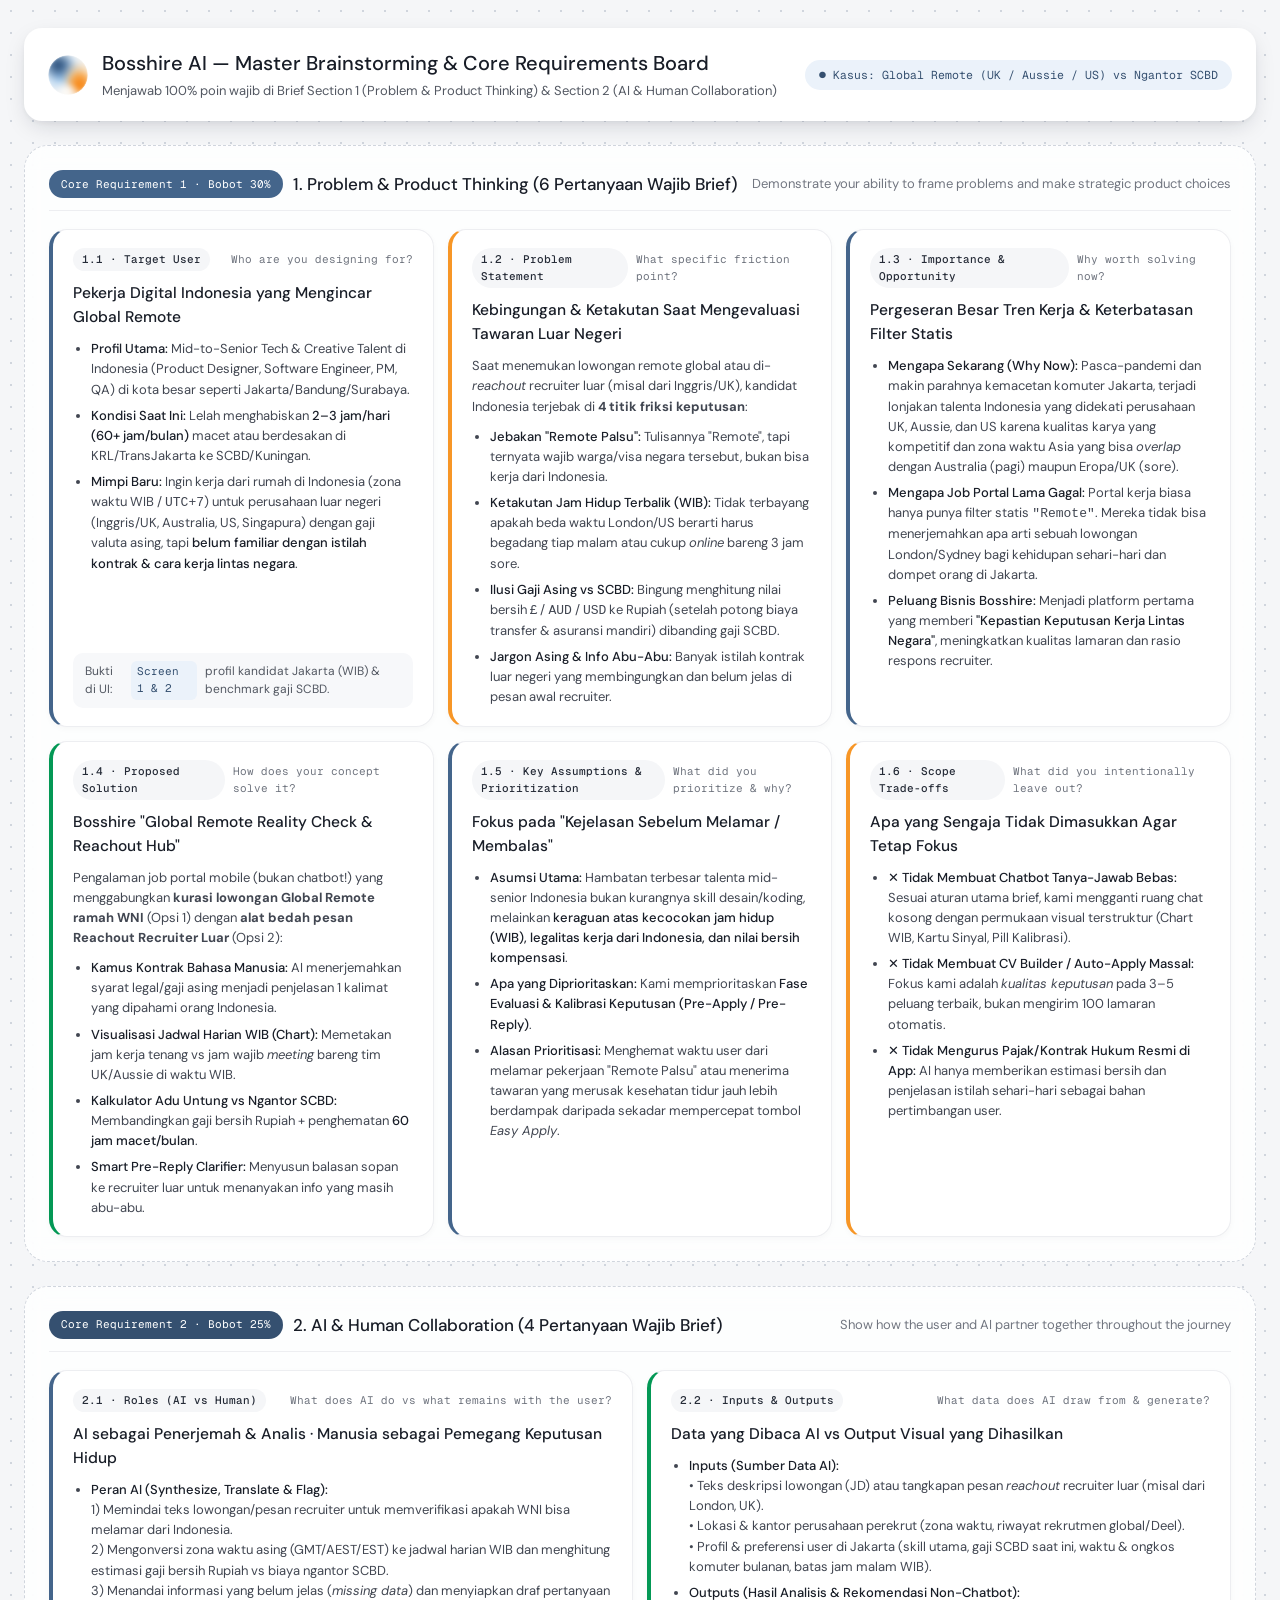
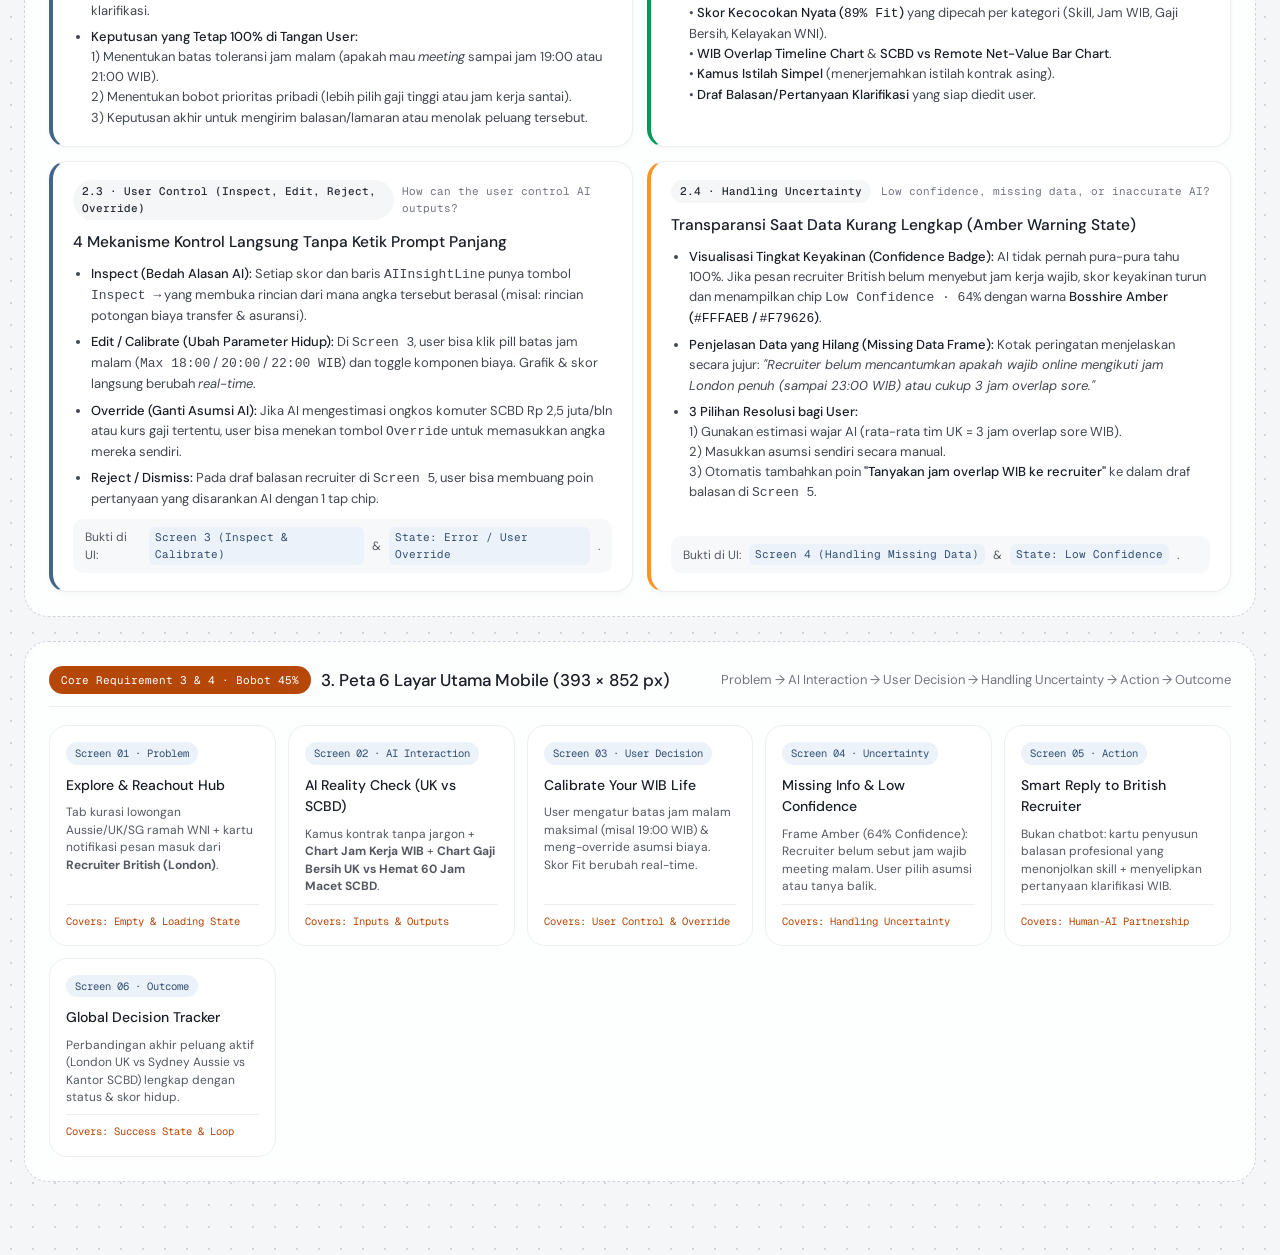
<file: brainstorm-board.html>
<!DOCTYPE html>
<html lang="id">
<head>
<meta charset="utf-8">
<meta name="viewport" content="width=device-width,initial-scale=1">
<meta http-equiv="Cache-Control" content="no-cache, no-store, must-revalidate">
<title>Bosshire AI — Full Brief Answers &amp; FigJam Brainstorming Board</title>
<link rel="preconnect" href="https://fonts.googleapis.com">
<link rel="preconnect" href="https://fonts.gstatic.com" crossorigin>
<link href="https://fonts.googleapis.com/css2?family=DM+Sans:opsz,wght@9..40,400;9..40,500&family=Geist+Mono:wght@400;500&display=swap" rel="stylesheet">
<link rel="stylesheet" href="./tokens.css?v=9">
<style>
*{box-sizing:border-box}
body{
  margin:0;
  font-family:var(--font-sans);
  color:var(--oa-text-body);
  background-color:#f5f6f8;
  background-image:radial-gradient(#d0d5dd 1.25px, transparent 1.25px);
  background-size:22px 22px;
  -webkit-font-smoothing:antialiased;
  line-height:1.55;
}
.oa-num{font-family:var(--font-mono);font-variant-numeric:tabular-nums}
.board{max-width:1360px;margin:0 auto;padding:28px 24px 80px;display:flex;flex-direction:column;gap:24px}

/* Top Floating FigJam Header */
.board-header{
  background:var(--oa-white);border-radius:var(--radius-card);padding:20px 24px;
  box-shadow:var(--shadow-popover);display:flex;align-items:center;justify-content:space-between;flex-wrap:wrap;gap:16px;
}
.board-title{display:flex;align-items:center;gap:14px}
.board-title h1{font-size:20px;font-weight:500;color:var(--oa-text-strong);margin:0}
.board-title p{font-size:13px;color:var(--oa-text-secondary);margin:2px 0 0}
.tag-pill{
  height:30px;padding:0 14px;border-radius:999px;font-family:var(--font-mono);font-size:11.5px;
  background:var(--oa-primary-50);color:var(--oa-primary-strong);display:inline-flex;align-items:center;gap:7px;
}

/* Zone Containers */
.zone{
  background:rgba(255,255,255,0.82);backdrop-filter:blur(10px);
  border:1.5px dashed var(--oa-border-control);border-radius:24px;padding:24px;
}
.zone-head{display:flex;align-items:center;justify-content:space-between;gap:12px;margin-bottom:18px;flex-wrap:wrap;padding-bottom:12px;border-bottom:1px solid var(--oa-border)}
.zone-badge{
  height:28px;padding:0 12px;border-radius:999px;background:var(--oa-primary);color:#fff;
  font-family:var(--font-mono);font-size:11px;display:inline-flex;align-items:center;gap:6px;
}
.zone-title{font-size:17px;font-weight:500;color:var(--oa-text-strong);margin:0}
.zone-sub{font-size:13px;color:var(--oa-text-muted);margin:0}

/* Grid for Requirement Cards */
.req-grid-3{display:grid;grid-template-columns:repeat(auto-fit,minmax(360px,1fr));gap:14px}
.req-grid-2{display:grid;grid-template-columns:repeat(auto-fit,minmax(460px,1fr));gap:14px}

.req-card{
  background:var(--oa-white);border-radius:18px;padding:18px 20px;
  border:1px solid var(--oa-border);box-shadow:0 2px 6px rgba(16,24,40,0.03);
  display:flex;flex-direction:column;gap:10px;
}
.req-card.highlight-navy{border-left:4px solid var(--oa-primary)}
.req-card.highlight-amber{border-left:4px solid var(--bh-accent)}
.req-card.highlight-green{border-left:4px solid var(--oa-success)}

.req-top{display:flex;align-items:center;justify-content:space-between;gap:8px}
.req-num{
  font-family:var(--font-mono);font-size:11px;padding:3px 9px;border-radius:999px;
  background:var(--oa-surface);color:var(--oa-text-heading);font-weight:500;
}
.req-q{font-family:var(--font-mono);font-size:11px;color:var(--oa-text-muted)}
.req-title{font-size:15.5px;font-weight:500;color:var(--oa-text-strong);margin:0}
.req-body{font-size:13px;color:var(--oa-text-body);margin:0;line-height:1.55}
.req-list{margin:0;padding-left:18px;font-size:13px;color:var(--oa-text-body);display:flex;flex-direction:column;gap:6px}
.req-list li strong{color:var(--oa-text-strong);font-weight:500}
.ui-proof{
  margin-top:auto;padding:8px 12px;border-radius:10px;background:var(--oa-surface-muted);
  font-size:12px;color:var(--oa-text-secondary);display:flex;align-items:center;gap:8px;
}
.ui-proof code{font-family:var(--font-mono);font-size:11px;color:var(--oa-primary-strong);background:var(--oa-primary-50);padding:2px 6px;border-radius:6px}

/* Flow Cards (6 Screens) */
.flow-row{display:grid;grid-template-columns:repeat(auto-fit,minmax(195px,1fr));gap:12px}
.flow-card{
  background:var(--oa-white);border-radius:18px;padding:16px;
  border:1px solid var(--oa-border);display:flex;flex-direction:column;gap:8px;
}
.flow-step{
  font-family:var(--font-mono);font-size:10.5px;color:var(--oa-primary-strong);
  background:var(--oa-primary-50);padding:3px 9px;border-radius:999px;align-self:flex-start;
}
.flow-card h4{font-size:14px;font-weight:500;color:var(--oa-text-strong);margin:2px 0 0}
.flow-card p{font-size:12px;color:var(--oa-text-secondary);margin:0;line-height:1.45}
.flow-edge{
  margin-top:auto;padding-top:8px;border-top:1px solid var(--oa-border);
  font-family:var(--font-mono);font-size:10.5px;color:var(--oa-attention-text);
}
</style>
</head>
<body>
<div class="board">

  <!-- TOP HEADER -->
  <header class="board-header">
    <div class="board-title">
      <img src="./bosshire-ai-blob.png" alt="Bosshire AI" style="width:40px;height:40px;border-radius:50%">
      <div>
        <h1>Bosshire AI — Master Brainstorming &amp; Core Requirements Board</h1>
        <p>Menjawab 100% poin wajib di Brief Section 1 (Problem &amp; Product Thinking) &amp; Section 2 (AI &amp; Human Collaboration)</p>
      </div>
    </div>
    <div style="display:flex;gap:8px;flex-wrap:wrap">
      <span class="tag-pill">● Kasus: Global Remote (UK / Aussie / US) vs Ngantor SCBD</span>
    </div>
  </header>

  <!-- ═══════════════════════════════════════════════════════════════════════
       SECTION 1: PROBLEM & PRODUCT THINKING (6 MANDATORY POINTS)
       ═══════════════════════════════════════════════════════════════════════ -->
  <div class="zone">
    <div class="zone-head">
      <div style="display:flex;align-items:center;gap:10px">
        <span class="zone-badge">Core Requirement 1 · Bobot 30%</span>
        <h2 class="zone-title">1. Problem &amp; Product Thinking (6 Pertanyaan Wajib Brief)</h2>
      </div>
      <p class="zone-sub">Demonstrate your ability to frame problems and make strategic product choices</p>
    </div>

    <div class="req-grid-3">
      <!-- 1.1 Target User -->
      <div class="req-card highlight-navy">
        <div class="req-top">
          <span class="req-num">1.1 · Target User</span>
          <span class="req-q">Who are you designing for?</span>
        </div>
        <h3 class="req-title">Pekerja Digital Indonesia yang Mengincar Global Remote</h3>
        <ul class="req-list">
          <li><strong>Profil Utama:</strong> Mid-to-Senior Tech &amp; Creative Talent di Indonesia (Product Designer, Software Engineer, PM, QA) di kota besar seperti Jakarta/Bandung/Surabaya.</li>
          <li><strong>Kondisi Saat Ini:</strong> Lelah menghabiskan <strong>2–3 jam/hari (60+ jam/bulan)</strong> macet atau berdesakan di KRL/TransJakarta ke SCBD/Kuningan.</li>
          <li><strong>Mimpi Baru:</strong> Ingin kerja dari rumah di Indonesia (zona waktu WIB / <code>UTC+7</code>) untuk perusahaan luar negeri (Inggris/UK, Australia, US, Singapura) dengan gaji valuta asing, tapi <strong>belum familiar dengan istilah kontrak &amp; cara kerja lintas negara</strong>.</li>
        </ul>
        <div class="ui-proof">
          <span>Bukti di UI:</span> <code>Screen 1 &amp; 2</code> profil kandidat Jakarta (WIB) &amp; benchmark gaji SCBD.
        </div>
      </div>

      <!-- 1.2 Problem Statement -->
      <div class="req-card highlight-amber">
        <div class="req-top">
          <span class="req-num">1.2 · Problem Statement</span>
          <span class="req-q">What specific friction point?</span>
        </div>
        <h3 class="req-title">Kebingungan &amp; Ketakutan Saat Mengevaluasi Tawaran Luar Negeri</h3>
        <p class="req-body">Saat menemukan lowongan remote global atau di-<em>reachout</em> recruiter luar (misal dari Inggris/UK), kandidat Indonesia terjebak di <strong>4 titik friksi keputusan</strong>:</p>
        <ul class="req-list">
          <li><strong>Jebakan "Remote Palsu":</strong> Tulisannya "Remote", tapi ternyata wajib warga/visa negara tersebut, bukan bisa kerja dari Indonesia.</li>
          <li><strong>Ketakutan Jam Hidup Terbalik (WIB):</strong> Tidak terbayang apakah beda waktu London/US berarti harus begadang tiap malam atau cukup <em>online</em> bareng 3 jam sore.</li>
          <li><strong>Ilusi Gaji Asing vs SCBD:</strong> Bingung menghitung nilai bersih <code>£</code> / <code>AUD</code> / <code>USD</code> ke Rupiah (setelah potong biaya transfer &amp; asuransi mandiri) dibanding gaji SCBD.</li>
          <li><strong>Jargon Asing &amp; Info Abu-Abu:</strong> Banyak istilah kontrak luar negeri yang membingungkan dan belum jelas di pesan awal recruiter.</li>
        </ul>
      </div>

      <!-- 1.3 Importance & Opportunity -->
      <div class="req-card highlight-navy">
        <div class="req-top">
          <span class="req-num">1.3 · Importance &amp; Opportunity</span>
          <span class="req-q">Why worth solving now?</span>
        </div>
        <h3 class="req-title">Pergeseran Besar Tren Kerja &amp; Keterbatasan Filter Statis</h3>
        <ul class="req-list">
          <li><strong>Mengapa Sekarang (Why Now):</strong> Pasca-pandemi dan makin parahnya kemacetan komuter Jakarta, terjadi lonjakan talenta Indonesia yang didekati perusahaan UK, Aussie, dan US karena kualitas karya yang kompetitif dan zona waktu Asia yang bisa <em>overlap</em> dengan Australia (pagi) maupun Eropa/UK (sore).</li>
          <li><strong>Mengapa Job Portal Lama Gagal:</strong> Portal kerja biasa hanya punya filter statis <code>"Remote"</code>. Mereka tidak bisa menerjemahkan apa arti sebuah lowongan London/Sydney bagi kehidupan sehari-hari dan dompet orang di Jakarta.</li>
          <li><strong>Peluang Bisnis Bosshire:</strong> Menjadi platform pertama yang memberi <strong>"Kepastian Keputusan Kerja Lintas Negara"</strong>, meningkatkan kualitas lamaran dan rasio respons recruiter.</li>
        </ul>
      </div>

      <!-- 1.4 Proposed Solution -->
      <div class="req-card highlight-green">
        <div class="req-top">
          <span class="req-num">1.4 · Proposed Solution</span>
          <span class="req-q">How does your concept solve it?</span>
        </div>
        <h3 class="req-title">Bosshire "Global Remote Reality Check &amp; Reachout Hub"</h3>
        <p class="req-body">Pengalaman job portal mobile (bukan chatbot!) yang menggabungkan <strong>kurasi lowongan Global Remote ramah WNI</strong> (Opsi 1) dengan <strong>alat bedah pesan Reachout Recruiter Luar</strong> (Opsi 2):</p>
        <ul class="req-list">
          <li><strong>Kamus Kontrak Bahasa Manusia:</strong> AI menerjemahkan syarat legal/gaji asing menjadi penjelasan 1 kalimat yang dipahami orang Indonesia.</li>
          <li><strong>Visualisasi Jadwal Harian WIB (Chart):</strong> Memetakan jam kerja tenang vs jam wajib <em>meeting</em> bareng tim UK/Aussie di waktu WIB.</li>
          <li><strong>Kalkulator Adu Untung vs Ngantor SCBD:</strong> Membandingkan gaji bersih Rupiah + penghematan <strong>60 jam macet/bulan</strong>.</li>
          <li><strong>Smart Pre-Reply Clarifier:</strong> Menyusun balasan sopan ke recruiter luar untuk menanyakan info yang masih abu-abu.</li>
        </ul>
      </div>

      <!-- 1.5 Key Assumptions & Prioritization -->
      <div class="req-card highlight-navy">
        <div class="req-top">
          <span class="req-num">1.5 · Key Assumptions &amp; Prioritization</span>
          <span class="req-q">What did you prioritize &amp; why?</span>
        </div>
        <h3 class="req-title">Fokus pada "Kejelasan Sebelum Melamar / Membalas"</h3>
        <ul class="req-list">
          <li><strong>Asumsi Utama:</strong> Hambatan terbesar talenta mid-senior Indonesia bukan kurangnya skill desain/koding, melainkan <strong>keraguan atas kecocokan jam hidup (WIB), legalitas kerja dari Indonesia, dan nilai bersih kompensasi</strong>.</li>
          <li><strong>Apa yang Diprioritaskan:</strong> Kami memprioritaskan <strong>Fase Evaluasi &amp; Kalibrasi Keputusan (Pre-Apply / Pre-Reply)</strong>.</li>
          <li><strong>Alasan Prioritisasi:</strong> Menghemat waktu user dari melamar pekerjaan "Remote Palsu" atau menerima tawaran yang merusak kesehatan tidur jauh lebih berdampak daripada sekadar mempercepat tombol <em>Easy Apply</em>.</li>
        </ul>
      </div>

      <!-- 1.6 Scope Trade-offs -->
      <div class="req-card highlight-amber">
        <div class="req-top">
          <span class="req-num">1.6 · Scope Trade-offs</span>
          <span class="req-q">What did you intentionally leave out?</span>
        </div>
        <h3 class="req-title">Apa yang Sengaja Tidak Dimasukkan Agar Tetap Fokus</h3>
        <ul class="req-list">
          <li><strong>✕ Tidak Membuat Chatbot Tanya-Jawab Bebas:</strong> Sesuai aturan utama brief, kami mengganti ruang chat kosong dengan permukaan visual terstruktur (Chart WIB, Kartu Sinyal, Pill Kalibrasi).</li>
          <li><strong>✕ Tidak Membuat CV Builder / Auto-Apply Massal:</strong> Fokus kami adalah <em>kualitas keputusan</em> pada 3–5 peluang terbaik, bukan mengirim 100 lamaran otomatis.</li>
          <li><strong>✕ Tidak Mengurus Pajak/Kontrak Hukum Resmi di App:</strong> AI hanya memberikan estimasi bersih dan penjelasan istilah sehari-hari sebagai bahan pertimbangan user.</li>
        </ul>
      </div>
    </div>
  </div>

  <!-- ═══════════════════════════════════════════════════════════════════════
       SECTION 2: AI & HUMAN COLLABORATION (4 MANDATORY POINTS)
       ═══════════════════════════════════════════════════════════════════════ -->
  <div class="zone">
    <div class="zone-head">
      <div style="display:flex;align-items:center;gap:10px">
        <span class="zone-badge" style="background:#355070">Core Requirement 2 · Bobot 25%</span>
        <h2 class="zone-title">2. AI &amp; Human Collaboration (4 Pertanyaan Wajib Brief)</h2>
      </div>
      <p class="zone-sub">Show how the user and AI partner together throughout the journey</p>
    </div>

    <div class="req-grid-2">
      <!-- 2.1 Roles -->
      <div class="req-card highlight-navy">
        <div class="req-top">
          <span class="req-num">2.1 · Roles (AI vs Human)</span>
          <span class="req-q">What does AI do vs what remains with the user?</span>
        </div>
        <h3 class="req-title">AI sebagai Penerjemah &amp; Analis · Manusia sebagai Pemegang Keputusan Hidup</h3>
        <ul class="req-list">
          <li><strong>Peran AI (Synthesize, Translate &amp; Flag):</strong>
            <br/>1) Memindai teks lowongan/pesan recruiter untuk memverifikasi apakah WNI bisa melamar dari Indonesia.
            <br/>2) Mengonversi zona waktu asing (GMT/AEST/EST) ke jadwal harian WIB dan menghitung estimasi gaji bersih Rupiah vs biaya ngantor SCBD.
            <br/>3) Menandai informasi yang belum jelas (<em>missing data</em>) dan menyiapkan draf pertanyaan klarifikasi.
          </li>
          <li><strong>Keputusan yang Tetap 100% di Tangan User:</strong>
            <br/>1) Menentukan batas toleransi jam malam (apakah mau <em>meeting</em> sampai jam 19:00 atau 21:00 WIB).
            <br/>2) Menentukan bobot prioritas pribadi (lebih pilih gaji tinggi atau jam kerja santai).
            <br/>3) Keputusan akhir untuk mengirim balasan/lamaran atau menolak peluang tersebut.
          </li>
        </ul>
      </div>

      <!-- 2.2 Inputs & Outputs -->
      <div class="req-card highlight-green">
        <div class="req-top">
          <span class="req-num">2.2 · Inputs &amp; Outputs</span>
          <span class="req-q">What data does AI draw from &amp; generate?</span>
        </div>
        <h3 class="req-title">Data yang Dibaca AI vs Output Visual yang Dihasilkan</h3>
        <ul class="req-list">
          <li><strong>Inputs (Sumber Data AI):</strong>
            <br/>• Teks deskripsi lowongan (JD) atau tangkapan pesan <em>reachout</em> recruiter luar (misal dari London, UK).
            <br/>• Lokasi &amp; kantor perusahaan perekrut (zona waktu, riwayat rekrutmen global/Deel).
            <br/>• Profil &amp; preferensi user di Jakarta (skill utama, gaji SCBD saat ini, waktu &amp; ongkos komuter bulanan, batas jam malam WIB).
          </li>
          <li><strong>Outputs (Hasil Analisis &amp; Rekomendasi Non-Chatbot):</strong>
            <br/>• <strong>Skor Kecocokan Nyata (<code>89% Fit</code>)</strong> yang dipecah per kategori (Skill, Jam WIB, Gaji Bersih, Kelayakan WNI).
            <br/>• <strong>WIB Overlap Timeline Chart</strong> &amp; <strong>SCBD vs Remote Net-Value Bar Chart</strong>.
            <br/>• <strong>Kamus Istilah Simpel</strong> (menerjemahkan istilah kontrak asing).
            <br/>• <strong>Draf Balasan/Pertanyaan Klarifikasi</strong> yang siap diedit user.
          </li>
        </ul>
      </div>

      <!-- 2.3 User Control -->
      <div class="req-card highlight-navy">
        <div class="req-top">
          <span class="req-num">2.3 · User Control (Inspect, Edit, Reject, Override)</span>
          <span class="req-q">How can the user control AI outputs?</span>
        </div>
        <h3 class="req-title">4 Mekanisme Kontrol Langsung Tanpa Ketik Prompt Panjang</h3>
        <ul class="req-list">
          <li><strong>Inspect (Bedah Alasan AI):</strong> Setiap skor dan baris <code>AIInsightLine</code> punya tombol <code>Inspect →</code> yang membuka rincian dari mana angka tersebut berasal (misal: rincian potongan biaya transfer &amp; asuransi).</li>
          <li><strong>Edit / Calibrate (Ubah Parameter Hidup):</strong> Di <code>Screen 3</code>, user bisa klik pill batas jam malam (<code>Max 18:00</code> / <code>20:00</code> / <code>22:00 WIB</code>) dan toggle komponen biaya. Grafik &amp; skor langsung berubah <em>real-time</em>.</li>
          <li><strong>Override (Ganti Asumsi AI):</strong> Jika AI mengestimasi ongkos komuter SCBD Rp 2,5 juta/bln atau kurs gaji tertentu, user bisa menekan tombol <code>Override</code> untuk memasukkan angka mereka sendiri.</li>
          <li><strong>Reject / Dismiss:</strong> Pada draf balasan recruiter di <code>Screen 5</code>, user bisa membuang poin pertanyaan yang disarankan AI dengan 1 tap chip.</li>
        </ul>
        <div class="ui-proof">
          <span>Bukti di UI:</span> <code>Screen 3 (Inspect &amp; Calibrate)</code> &amp; <code>State: Error / User Override</code>.
        </div>
      </div>

      <!-- 2.4 Handling Uncertainty -->
      <div class="req-card highlight-amber">
        <div class="req-top">
          <span class="req-num">2.4 · Handling Uncertainty</span>
          <span class="req-q">Low confidence, missing data, or inaccurate AI?</span>
        </div>
        <h3 class="req-title">Transparansi Saat Data Kurang Lengkap (Amber Warning State)</h3>
        <ul class="req-list">
          <li><strong>Visualisasi Tingkat Keyakinan (Confidence Badge):</strong> AI tidak pernah pura-pura tahu 100%. Jika pesan recruiter British belum menyebut jam kerja wajib, skor keyakinan turun dan menampilkan chip <code>Low Confidence · 64%</code> dengan warna <strong>Bosshire Amber (<code>#FFFAEB</code> / <code>#F79626</code>)</strong>.</li>
          <li><strong>Penjelasan Data yang Hilang (Missing Data Frame):</strong> Kotak peringatan menjelaskan secara jujur: <em>"Recruiter belum mencantumkan apakah wajib online mengikuti jam London penuh (sampai 23:00 WIB) atau cukup 3 jam overlap sore."</em></li>
          <li><strong>3 Pilihan Resolusi bagi User:</strong>
            <br/>1) Gunakan estimasi wajar AI (rata-rata tim UK = 3 jam overlap sore WIB).
            <br/>2) Masukkan asumsi sendiri secara manual.
            <br/>3) Otomatis tambahkan poin <strong>"Tanyakan jam overlap WIB ke recruiter"</strong> ke dalam draf balasan di <code>Screen 5</code>.
          </li>
        </ul>
        <div class="ui-proof">
          <span>Bukti di UI:</span> <code>Screen 4 (Handling Missing Data)</code> &amp; <code>State: Low Confidence</code>.
        </div>
      </div>
    </div>
  </div>

  <!-- ═══════════════════════════════════════════════════════════════════════
       SECTION 3: 6-SCREEN END-TO-END MOBILE FLOW
       ═══════════════════════════════════════════════════════════════════════ -->
  <div class="zone">
    <div class="zone-head">
      <div style="display:flex;align-items:center;gap:10px">
        <span class="zone-badge" style="background:#b54708">Core Requirement 3 &amp; 4 · Bobot 45%</span>
        <h2 class="zone-title">3. Peta 6 Layar Utama Mobile (393 × 852 px)</h2>
      </div>
      <p class="zone-sub">Problem → AI Interaction → User Decision → Handling Uncertainty → Action → Outcome</p>
    </div>

    <div class="flow-row">
      <div class="flow-card">
        <span class="flow-step">Screen 01 · Problem</span>
        <h4>Explore &amp; Reachout Hub</h4>
        <p>Tab kurasi lowongan Aussie/UK/SG ramah WNI + kartu notifikasi pesan masuk dari <b>Recruiter British (London)</b>.</p>
        <div class="flow-edge">Covers: Empty &amp; Loading State</div>
      </div>

      <div class="flow-card">
        <span class="flow-step">Screen 02 · AI Interaction</span>
        <h4>AI Reality Check (UK vs SCBD)</h4>
        <p>Kamus kontrak tanpa jargon + <b>Chart Jam Kerja WIB</b> + <b>Chart Gaji Bersih UK vs Hemat 60 Jam Macet SCBD</b>.</p>
        <div class="flow-edge">Covers: Inputs &amp; Outputs</div>
      </div>

      <div class="flow-card">
        <span class="flow-step">Screen 03 · User Decision</span>
        <h4>Calibrate Your WIB Life</h4>
        <p>User mengatur batas jam malam maksimal (misal 19:00 WIB) &amp; meng-override asumsi biaya. Skor Fit berubah real-time.</p>
        <div class="flow-edge">Covers: User Control &amp; Override</div>
      </div>

      <div class="flow-card">
        <span class="flow-step">Screen 04 · Uncertainty</span>
        <h4>Missing Info &amp; Low Confidence</h4>
        <p>Frame Amber (64% Confidence): Recruiter belum sebut jam wajib meeting malam. User pilih asumsi atau tanya balik.</p>
        <div class="flow-edge">Covers: Handling Uncertainty</div>
      </div>

      <div class="flow-card">
        <span class="flow-step">Screen 05 · Action</span>
        <h4>Smart Reply to British Recruiter</h4>
        <p>Bukan chatbot: kartu penyusun balasan profesional yang menonjolkan skill + menyelipkan pertanyaan klarifikasi WIB.</p>
        <div class="flow-edge">Covers: Human-AI Partnership</div>
      </div>

      <div class="flow-card">
        <span class="flow-step">Screen 06 · Outcome</span>
        <h4>Global Decision Tracker</h4>
        <p>Perbandingan akhir peluang aktif (London UK vs Sydney Aussie vs Kantor SCBD) lengkap dengan status &amp; skor hidup.</p>
        <div class="flow-edge">Covers: Success State &amp; Loop</div>
      </div>
    </div>
  </div>

</div>
</body>
</html>
</file>
<file: tokens.css>
/* ═══════════════════════════════════════════════════════════════════════════
   Bosshire Design System — Full Option A Token Set (83 --oa-* Tokens)
   Source: lnd-design-system-option-a.html remapped to Bosshire Brand Palette
   - Primary ("boss" Steel Navy) : #44658B (Hover/Strong: #355070)
   - Attention ("hire" Amber)    : #F79626 (Text: #B54708, Surface: #FFFAEB)
   ═══════════════════════════════════════════════════════════════════════════ */

:root {
  /* ── 1. Bosshire Brand Primary Scale (Remapped to --oa-primary-*) ── */
  --bh-primary:        #44658b;
  --bh-primary-strong: #355070;
  --bh-primary-50:     #ebf2fa;
  --bh-primary-100:    #d4e4f7;
  --bh-primary-200:    #b0cfee;
  --bh-primary-300:    #84b0dc;
  --bh-primary-400:    #5e88b4;
  --bh-primary-900:    #23364d;
  --bh-primary-tint:   #f4f8fc;

  --oa-primary:        var(--bh-primary);
  --oa-primary-strong: var(--bh-primary-strong);
  --oa-primary-50:     var(--bh-primary-50);
  --oa-primary-100:    var(--bh-primary-100);
  --oa-primary-200:    var(--bh-primary-200);
  --oa-primary-300:    var(--bh-primary-300);
  --oa-primary-400:    var(--bh-primary-400);
  --oa-primary-900:    var(--bh-primary-900);
  --oa-primary-tint:   var(--bh-primary-tint);
  --oa-primary-text:   #44658b;
  --oa-primary-wash:   var(--oa-primary);
  --oa-nav-active:     #44658b14;
  --oa-nav-hover:      #44658b0a;

  /* ── 2. Text Hierarchy (6 Steps + AI Text) ── */
  --oa-text-ink:       #0a0d12;
  --oa-text-strong:    #181d27;
  --oa-text-heading:   #252b37;
  --oa-text-body:      #414651;
  --oa-text-secondary: #535862;
  --oa-text-muted:     #717680;
  --oa-text-subtle:    #a4a7ae;
  --oa-text-ai:        #282828;

  /* ── 3. Surfaces, Frames & Hairline Borders ── */
  --oa-white:          #ffffff;
  --oa-raised:         #ffffff;
  --oa-thumb:          #ffffff;
  --oa-dialog:         #fdfdfd;
  --oa-surface-subtle: #f9fafb;
  --oa-surface-muted:  #f7f8fa;
  --oa-surface:        #f5f6f8;
  --oa-page-flat:      #f5f6f8;
  --oa-border:         #edeef1;
  --oa-border-strong:  #e4e6ea;
  --oa-border-control: #d0d5dd;
  --oa-line:           #d5d7da;
  --oa-scrim:          rgba(16, 24, 40, 0.5);

  /* ── 4. Button Tokens (5 Pill Variants) ── */
  --oa-button-primary:         var(--oa-primary);
  --oa-button-primary-hover:   var(--oa-primary-strong);
  --oa-button-secondary:       #f0f1f3;
  --oa-button-secondary-hover: #e6e8eb;

  /* ── 5. Bosshire Amber ("hire") as Attention / Action Signal ── */
  --bh-accent:           #f79626;
  --oa-warning:          #f79626;
  --oa-attention-bar:    #f8a12a;
  --oa-attention-track:  #fde3bd;
  --oa-attention-surface:#fffaeb;
  --oa-attention-text:   #b54708;
  --oa-orange:           #f68722;
  --oa-orange-strong:    #c4320a;
  --oa-orange-surface:   #ffead5;
  --oa-yellow:           #ffe07a;
  --oa-yellow-text:      #6b4f00;

  /* ── 6. Semantic Success & Danger ── */
  --oa-success:         #039855;
  --oa-success-strong:  #027a48;
  --oa-success-surface: #ecfdf3;
  --oa-success-100:     #d1fadf;
  --oa-success-bright:  #32d583;
  --oa-mode-self:       #34a853;

  --oa-danger:          #d92d20;
  --oa-danger-strong:   #b42318;
  --oa-danger-surface:  #fef3f2;
  --oa-danger-100:      #fee4e2;
  --oa-danger-bright:   #f97066;

  /* ── 7. Avatars & Status Tints ── */
  --oa-avatar-peach:    #ffe4d5;
  --oa-avatar-lilac:    #e9d7fe;
  --oa-avatar-pink:     #fce7f6;
  --oa-avatar-cyan:     #cff9fe;

  --oa-status-draft-bg:    #e4e7ec;
  --oa-status-draft:       #414651;
  --oa-status-review-bg:   #f4ebff;
  --oa-status-review:      #6941c6;
  --oa-status-revision-bg: #fee4e2;
  --oa-status-revision:    #b42318;
  --oa-status-approved-bg: #dcfae6;
  --oa-status-approved:    #027a48;
  --oa-status-active-bg:   #ebf2fa;
  --oa-status-active:      #355070;
  --oa-status-inactive-bg: #f2f4f7;
  --oa-status-inactive:    #535862;

  /* ── 8. Concentric Radius Ladder (24 → 18 → 16 → 14 → 12 → 10 → 8 → 3 → pill) ── */
  --radius-dialog:       24px;
  --radius-card:         18px;
  --radius-2xl:          18px;
  --radius-dialog-frame: 16px;
  --radius-frame:        14px;
  --radius-lg:           14px;
  --radius-tooltip:      12px;
  --radius-inner:        10px;
  --radius-md:           10px;
  --radius-sm:           8px;
  --radius-mark:         3px;
  --radius-pill:         999px;

  /* ── 9. Spacing Scale (4px grid, 12px page gap, 20px inside cards) ── */
  --sp-1:  4px;
  --sp-2:  8px;
  --sp-3:  12px;
  --sp-4:  16px;
  --sp-5:  20px;
  --sp-6:  24px;
  --sp-8:  32px;
  --sp-10: 40px;
  --sp-12: 48px;
  --sp-16: 64px;

  /* ── 10. Elevation Levels (Level 0 Flat at Rest -> Level 4 Dialog) ── */
  --shadow-flat:       none;
  --shadow-thumb:      0 1px 2px rgba(16, 24, 40, 0.08), 0 1px 3px rgba(16, 24, 40, 0.06);
  --shadow-xs:         var(--shadow-thumb);
  --shadow-glass:      0 1px 3px rgba(16, 24, 40, 0.12);
  --shadow-chart-pill: 0 2px 8px -2px rgba(16, 24, 40, 0.14);
  --shadow-popover:    0 8px 24px -6px rgba(16, 24, 40, 0.18), 0 2px 4px rgba(16, 24, 40, 0.04);
  --shadow-md:         var(--shadow-popover);
  --shadow-dialog:     0 24px 64px -12px rgba(16, 24, 40, 0.22), 0 2px 6px rgba(16, 24, 40, 0.04);
  --au-focus-ring:     0 0 0 2px rgba(68, 101, 139, 0.25);

  /* ── 11. Typography & Motion ── */
  --font-sans: "DM Sans", -apple-system, BlinkMacSystemFont, sans-serif;
  --font-mono: "Geist Mono", ui-monospace, monospace;
  --fw-regular: 400;
  --fw-medium:  500;
  --ease-out:   cubic-bezier(0.22, 1, 0.36, 1);
}
</file>
